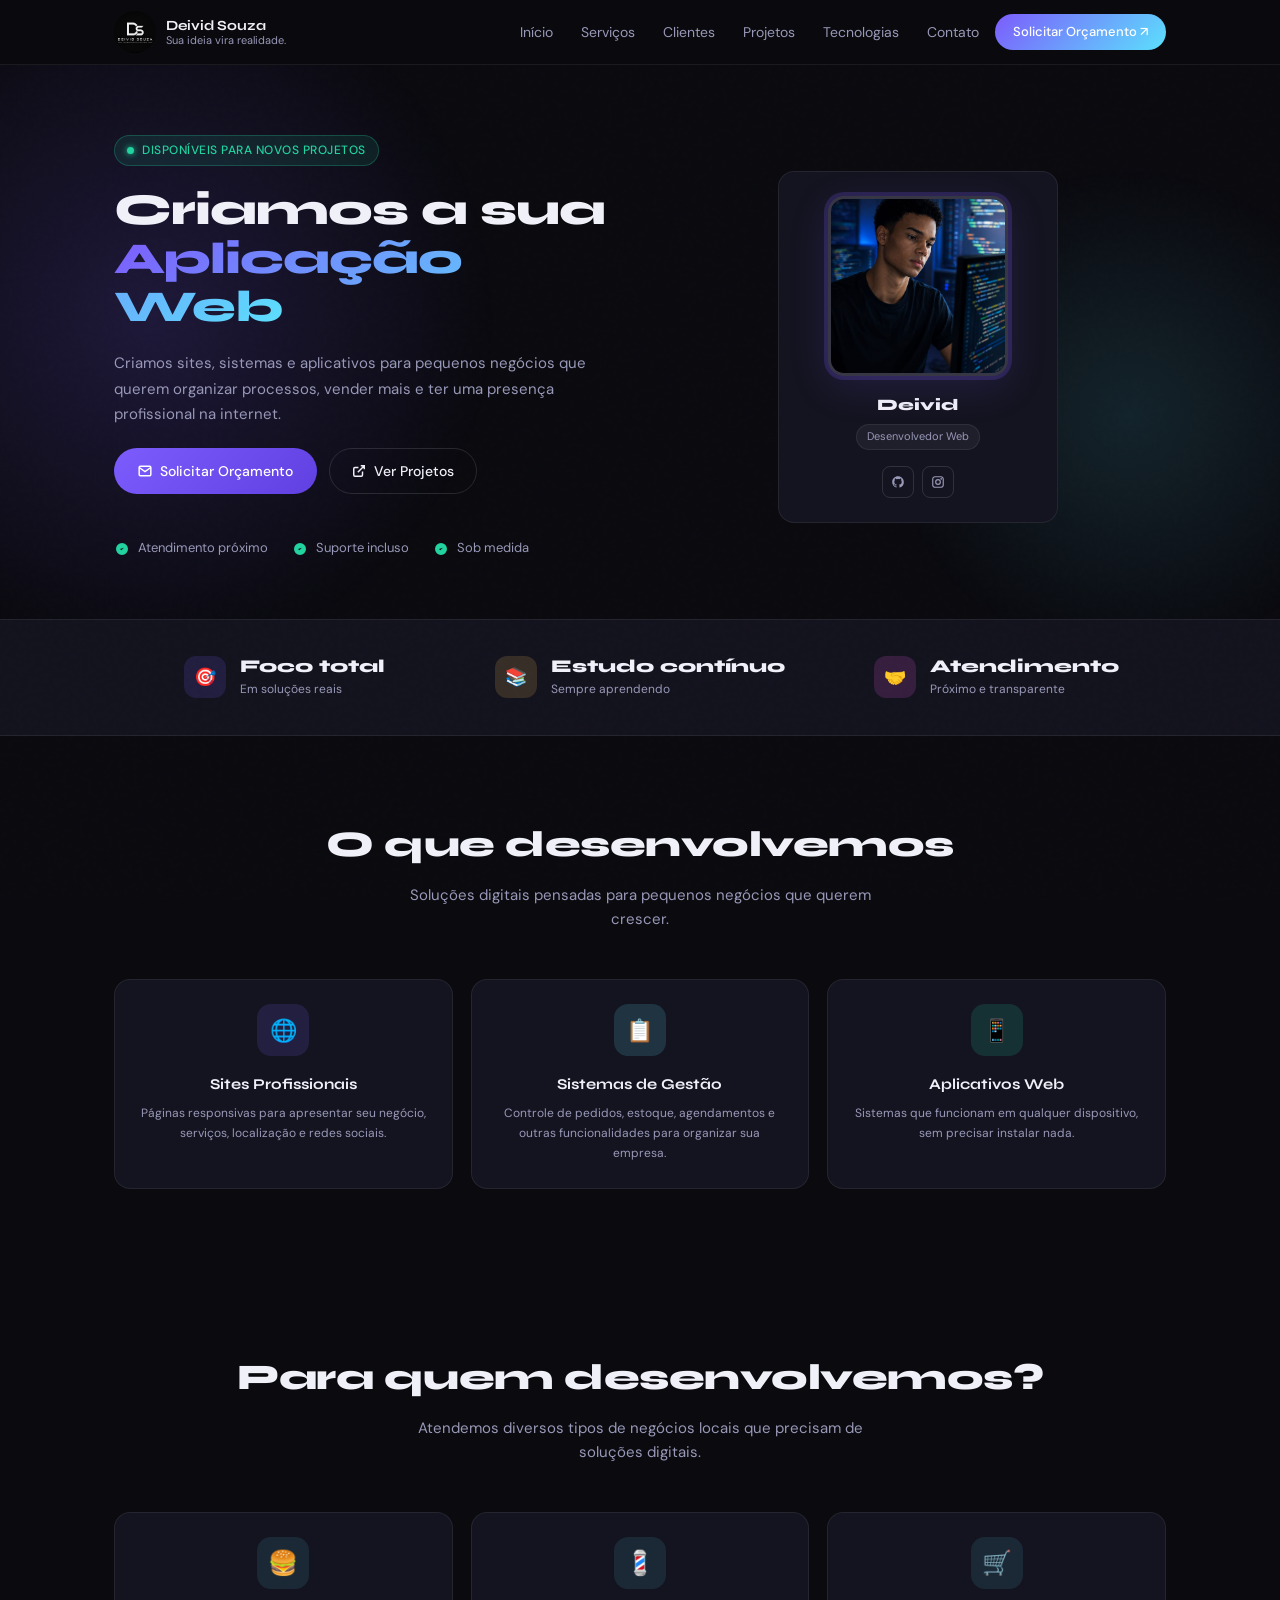
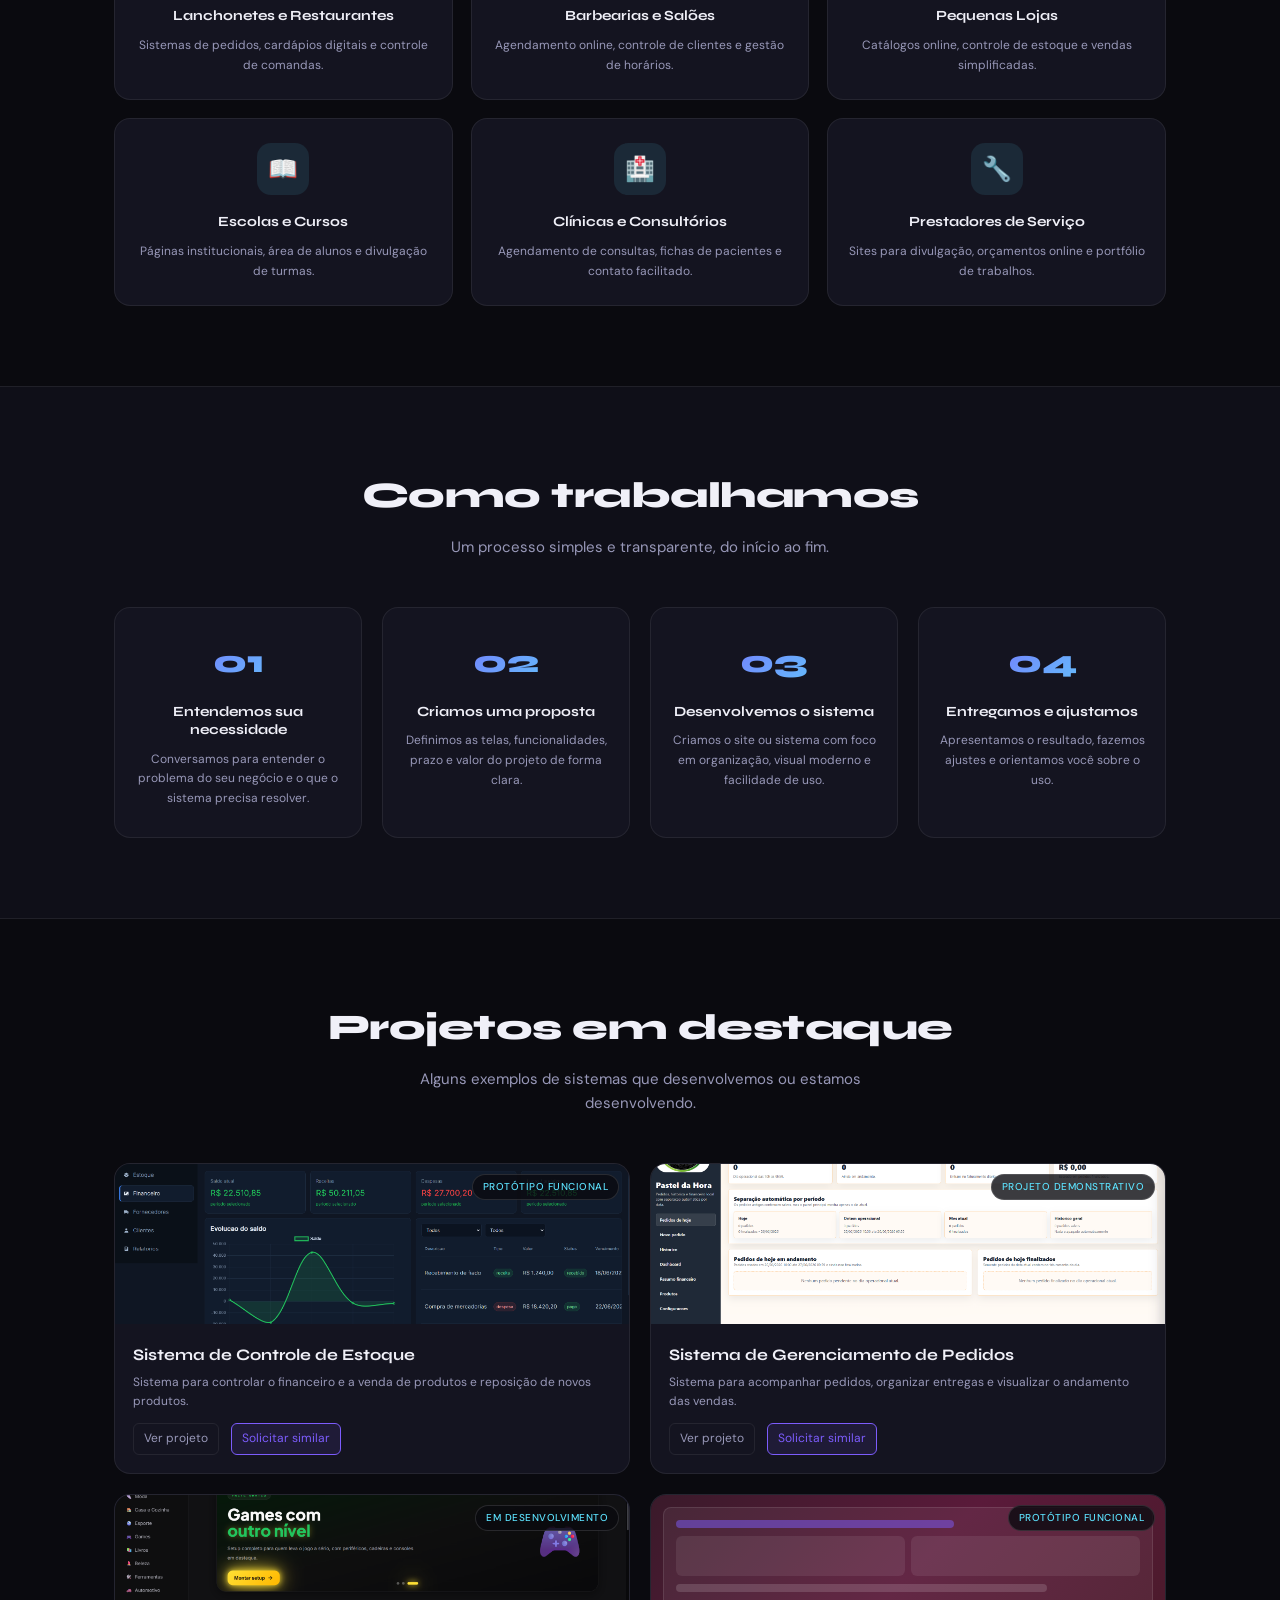
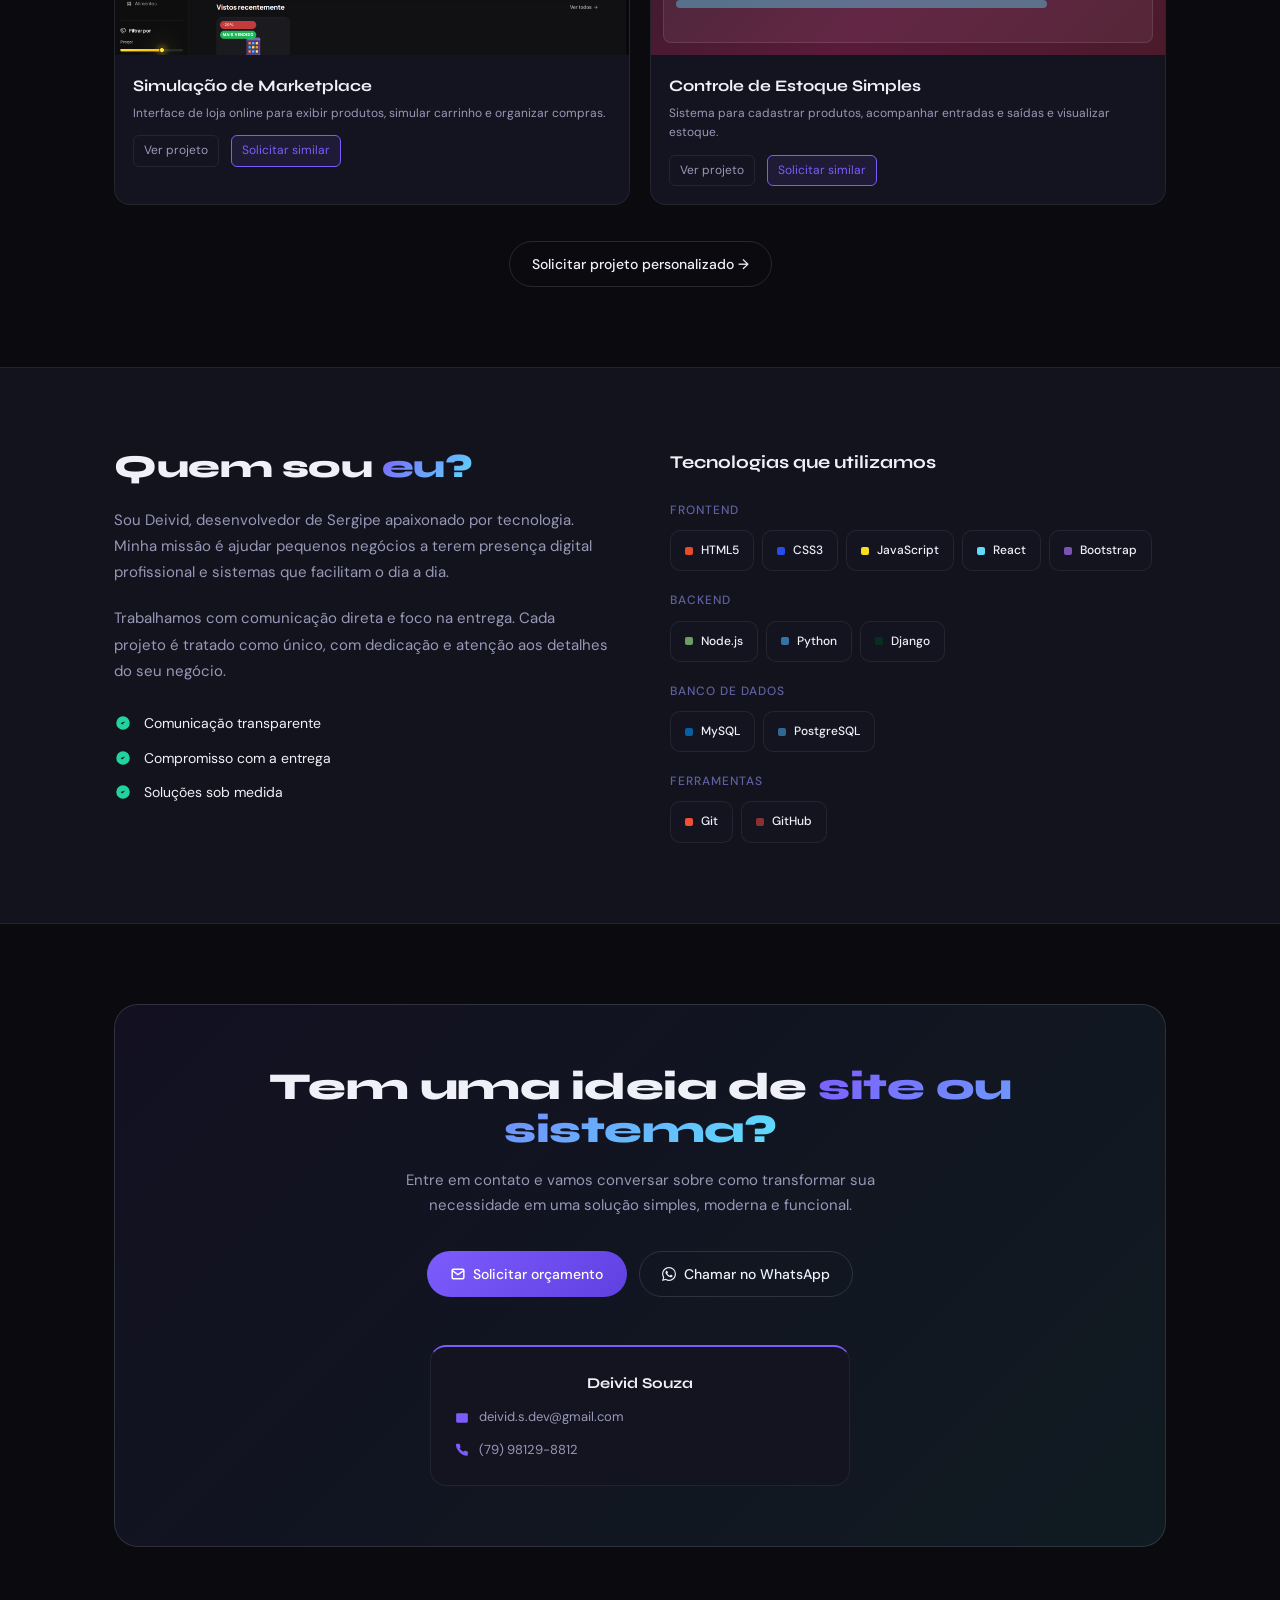
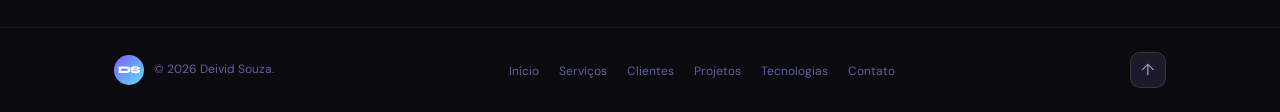
<file: index.html>
<!DOCTYPE html>
<html lang="pt-BR">
<head>
<meta charset="UTF-8">
<meta name="viewport" content="width=device-width, initial-scale=1.0">
<title>Deivid Souza — Desenvolvimento de Sites & Sistemas</title>
<meta name="description" content="Criamos sites, sistemas e aplicativos para pequenos negócios. Soluções digitais sob medida para lanchonetes, lojas, barbearias, salões e prestadores de serviço.">
<link href="https://fonts.googleapis.com/css2?family=Syne:wght@400;600;700;800&family=DM+Sans:ital,opsz,wght@0,9..40,300;0,9..40,400;0,9..40,500;1,9..40,300&display=swap" rel="stylesheet">
<link rel="stylesheet" href="style.css">
</head>
<body>

<!-- ─── NAV ─── -->
<nav>
  <div class="container">
    <div class="nav-inner">
      <a href="#" class="logo">
        <div class="logo-badge">
          <img src="imgs/imagem-logo.png" alt="Logo Deivid Souza">
        </div>
        <div class="logo-text">
          <strong>Deivid Souza</strong>
          <span>Sua ideia vira realidade.</span>
        </div>
      </a>

      <ul class="nav-links">
        <li><a href="#hero" class="active">Início</a></li>
        <li><a href="#services">Serviços</a></li>
        <li><a href="#clients">Clientes</a></li>
        <li><a href="#projects">Projetos</a></li>
        <li><a href="#tech">Tecnologias</a></li>
        <li><a href="#cta">Contato</a></li>
        <li><a href="#cta" class="nav-cta">Solicitar Orçamento ↗</a></li>
      </ul>

      <button class="hamburger" id="hamburger" aria-label="Menu">
        <span></span><span></span><span></span>
      </button>
    </div>
  </div>
  <div class="mobile-menu" id="mobile-menu">
    <a href="#hero">Início</a>
    <a href="#services">Serviços</a>
    <a href="#clients">Clientes</a>
    <a href="#projects">Projetos</a>
    <a href="#tech">Tecnologias</a>
    <a href="#cta">Contato</a>
  </div>
</nav>

<!-- ─── HERO ─── -->
<section id="hero">
  <div class="hero-glow"></div>
  <div class="hero-glow2"></div>
  <div class="container">
    <div class="hero-inner">
      <div class="hero-content">
        
        <div class="hero-text slide-in-left">
          <div class="hero-badge">Disponíveis para novos projetos</div>
          <h1 class="hero-title">
            Criamos a sua<br>
            <span class="gradient-text">Aplicação Web</span>
          </h1>
          <p class="hero-sub">Criamos sites, sistemas e aplicativos para pequenos negócios que querem organizar processos, vender mais e ter uma presença profissional na internet.</p>
          
          <div class="hero-actions">
            <a href="#cta" class="btn-primary">
              <svg width="14" height="14" viewBox="0 0 24 24" fill="none" stroke="currentColor" stroke-width="2.5"><path d="M4 4h16c1.1 0 2 .9 2 2v12c0 1.1-.9 2-2 2H4c-1.1 0-2-.9-2-2V6c0-1.1.9-2 2-2z"/><polyline points="22,6 12,13 2,6"/></svg>
              Solicitar Orçamento
            </a>
            <a href="#projects" class="btn-secondary">
              <svg width="14" height="14" viewBox="0 0 24 24" fill="none" stroke="currentColor" stroke-width="2.5"><path d="M15 3h6v6M10 14 21 3M18 13v6a2 2 0 0 1-2 2H5a2 2 0 0 1-2-2V8a2 2 0 0 1 2-2h6"/></svg>
              Ver Projetos
            </a>
          </div>
          
          <div class="trust-badges">
            <div class="trust-badge">
              <svg viewBox="0 0 24 24"><path d="M9 12l2 2 4-4m6 2a9 9 0 11-18 0 9 9 0 0118 0z"/></svg>
              Atendimento próximo
            </div>
            <div class="trust-badge">
              <svg viewBox="0 0 24 24"><path d="M9 12l2 2 4-4m6 2a9 9 0 11-18 0 9 9 0 0118 0z"/></svg>
              Suporte incluso
            </div>
            <div class="trust-badge">
              <svg viewBox="0 0 24 24"><path d="M9 12l2 2 4-4m6 2a9 9 0 11-18 0 9 9 0 0118 0z"/></svg>
              Sob medida
            </div>
          </div>
        </div>
        
        <!-- FOTOS EM DESTAQUE -->
        <div class="founders-showcase slide-in-right">
          <!-- DEIVID -->
          <div class="founder-card deivid scale-in">
            <div class="founder-photo">
              <!-- Substitua o src pela foto de Deivid -->
              <img src="imgs/foto-deivid.jpeg" alt="Deivid Souza" onerror="this.style.display='none'; this.nextElementSibling.style.display='flex';">
              <div class="founder-photo-placeholder" style="display:none;">
                <svg viewBox="0 0 24 24" fill="currentColor"><path d="M12 12c2.21 0 4-1.79 4-4s-1.79-4-4-4-4 1.79-4 4 1.79 4 4 4zm0 2c-2.67 0-8 1.34-8 4v2h16v-2c0-2.66-5.33-4-8-4z"/></svg>
                <span>Foto</span>
              </div>
            </div>
            <div class="founder-info">
              <div class="founder-name">Deivid</div>
              <div class="founder-role">Desenvolvedor Web</div>
            </div>
            <div class="founder-social">
              <!-- Substituir pelo link real do GitHub -->
              <a href="https://github.com/deividsouuza" target="_blank" class="social-icon" aria-label="GitHub">
                <svg viewBox="0 0 24 24"><path d="M12 2C6.477 2 2 6.484 2 12.017c0 4.425 2.865 8.18 6.839 9.504.5.092.682-.217.682-.483 0-.237-.008-.868-.013-1.703-2.782.605-3.369-1.343-3.369-1.343-.454-1.158-1.11-1.466-1.11-1.466-.908-.62.069-.608.069-.608 1.003.07 1.531 1.032 1.531 1.032.892 1.53 2.341 1.088 2.91.832.092-.647.35-1.088.636-1.338-2.22-.253-4.555-1.113-4.555-4.951 0-1.093.39-1.988 1.029-2.688-.103-.253-.446-1.272.098-2.65 0 0 .84-.27 2.75 1.026A9.564 9.564 0 0 1 12 6.844c.85.004 1.705.115 2.504.337 1.909-1.296 2.747-1.027 2.747-1.027.546 1.379.202 2.398.1 2.651.64.7 1.028 1.595 1.028 2.688 0 3.848-2.339 4.695-4.566 4.943.359.309.678.92.678 1.855 0 1.338-.012 2.419-.012 2.747 0 .268.18.58.688.482A10.019 10.019 0 0 0 22 12.017C22 6.484 17.522 2 12 2z"/></svg>
              </a>
              <a href="https://www.instagram.com/deivinnh_/" class="social-icon" aria-label="Instagram" target="_blank">
                <svg viewBox="0 0 24 24"><path d="M7 2C4.243 2 2 4.243 2 7v10c0 2.757 2.243 5 5 5h10c2.757 0 5-2.243 5-5V7c0-2.757-2.243-5-5-5H7zm0 2h10c1.654 0 3 1.346 3 3v10c0 1.654-1.346 3-3 3H7c-1.654 0-3-1.346-3-3V7c0-1.654 1.346-3 3-3zm10.5 1a1.5 1.5 0 1 0 0 3 1.5 1.5 0 0 0 0-3zM12 7a5 5 0 1 0 0 10 5 5 0 0 0 0-10zm0 2a3 3 0 1 1 0 6 3 3 0 0 1 0-6z"/></svg>
              </a>
            </div>
          </div>
        </div>
        
      </div>
    </div>
  </div>
</section>

<!-- ─── STATS ─── -->
<div id="stats">
  <div class="container">
    <div class="stats-inner">
      <div class="stat-item fade-in">
        <div class="stat-icon purple">🎯</div>
        <div>
          <div class="stat-num">Foco total</div>
          <div class="stat-label">Em soluções reais</div>
        </div>
      </div>
      <div class="stat-item fade-in">
        <div class="stat-icon yellow">📚</div>
        <div>
          <div class="stat-num">Estudo contínuo</div>
          <div class="stat-label">Sempre aprendendo</div>
        </div>
      </div>
      <div class="stat-item fade-in">
        <div class="stat-icon pink">🤝</div>
        <div>
          <div class="stat-num">Atendimento</div>
          <div class="stat-label">Próximo e transparente</div>
        </div>
      </div>
    </div>
  </div>
</div>

<!-- ─── SERVICES ─── -->
<section id="services">
  <div class="container">
    <div class="section-header fade-in">
      <h2 class="section-title">O que desenvolvemos</h2>
      <p class="section-sub">Soluções digitais pensadas para pequenos negócios que querem crescer.</p>
    </div>

    <div class="services-grid">
      <div class="service-card fade-in">
        <div class="service-icon c1">🌐</div>
        <div class="service-title">Sites Profissionais</div>
        <div class="service-desc">Páginas responsivas para apresentar seu negócio, serviços, localização e redes sociais.</div>
      </div>
      <div class="service-card fade-in">
        <div class="service-icon c2">📋</div>
        <div class="service-title">Sistemas de Gestão</div>
        <div class="service-desc">Controle de pedidos, estoque, agendamentos e outras funcionalidades para organizar sua empresa.</div>
      </div>
      <div class="service-card fade-in">
        <div class="service-icon c4">📱</div>
        <div class="service-title">Aplicativos Web</div>
        <div class="service-desc">Sistemas que funcionam em qualquer dispositivo, sem precisar instalar nada.</div>
      </div>
    </div>
  </div>
</section>

<!-- ─── PARA QUEM DESENVOLVEMOS ─── -->
<section id="clients">
  <div class="container">
    <div class="section-header fade-in">
      <h2 class="section-title">Para quem desenvolvemos?</h2>
      <p class="section-sub">Atendemos diversos tipos de negócios locais que precisam de soluções digitais.</p>
    </div>

    <div class="clients-grid">
      <div class="client-card fade-in">
        <div class="client-icon">🍔</div>
        <div class="client-title">Lanchonetes e Restaurantes</div>
        <div class="client-desc">Sistemas de pedidos, cardápios digitais e controle de comandas.</div>
      </div>
      <div class="client-card fade-in">
        <div class="client-icon">💈</div>
        <div class="client-title">Barbearias e Salões</div>
        <div class="client-desc">Agendamento online, controle de clientes e gestão de horários.</div>
      </div>
      <div class="client-card fade-in">
        <div class="client-icon">🛒</div>
        <div class="client-title">Pequenas Lojas</div>
        <div class="client-desc">Catálogos online, controle de estoque e vendas simplificadas.</div>
      </div>
      <div class="client-card fade-in">
        <div class="client-icon">📖</div>
        <div class="client-title">Escolas e Cursos</div>
        <div class="client-desc">Páginas institucionais, área de alunos e divulgação de turmas.</div>
      </div>
      <div class="client-card fade-in">
        <div class="client-icon">🏥</div>
        <div class="client-title">Clínicas e Consultórios</div>
        <div class="client-desc">Agendamento de consultas, fichas de pacientes e contato facilitado.</div>
      </div>
      <div class="client-card fade-in">
        <div class="client-icon">🔧</div>
        <div class="client-title">Prestadores de Serviço</div>
        <div class="client-desc">Sites para divulgação, orçamentos online e portfólio de trabalhos.</div>
      </div>
    </div>
  </div>
</section>

<!-- ─── COMO TRABALHAMOS ─── -->
<section id="process" class="process-section">
  <div class="container">
    <div class="section-header fade-in">
      <h2 class="section-title">Como trabalhamos</h2>
      <p class="section-sub">Um processo simples e transparente, do início ao fim.</p>
    </div>

    <div class="process-grid">
      <div class="process-card fade-in">
        <div class="process-number">01</div>
        <div class="process-title">Entendemos sua necessidade</div>
        <div class="process-desc">Conversamos para entender o problema do seu negócio e o que o sistema precisa resolver.</div>
      </div>
      <div class="process-card fade-in">
        <div class="process-number">02</div>
        <div class="process-title">Criamos uma proposta</div>
        <div class="process-desc">Definimos as telas, funcionalidades, prazo e valor do projeto de forma clara.</div>
      </div>
      <div class="process-card fade-in">
        <div class="process-number">03</div>
        <div class="process-title">Desenvolvemos o sistema</div>
        <div class="process-desc">Criamos o site ou sistema com foco em organização, visual moderno e facilidade de uso.</div>
      </div>
      <div class="process-card fade-in">
        <div class="process-number">04</div>
        <div class="process-title">Entregamos e ajustamos</div>
        <div class="process-desc">Apresentamos o resultado, fazemos ajustes e orientamos você sobre o uso.</div>
      </div>
    </div>
  </div>
</section>

<!-- ─── PROJECTS ─── -->
<section id="projects">
  <div class="container">
    <div class="section-header fade-in">
      <h2 class="section-title">Projetos em destaque</h2>
      <p class="section-sub">Alguns exemplos de sistemas que desenvolvemos ou estamos desenvolvendo.</p>
    </div>

    <div class="projects-grid">
      <div class="project-card fade-in">
        <div class="project-thumb project-thumb-1 estoque-gallery-open" role="button" tabindex="0" aria-label="Abrir imagens do Sistema de Controle de Estoque">
          <img src="estoque-imagens/Captura%20de%20tela%202026-06-27%20035156.png" alt="Tela do Sistema de Controle de Estoque">
          <div class="project-badge">Protótipo funcional</div>
        </div>
        <div class="project-body">
          <div class="project-name">Sistema de Controle de Estoque</div>
          <div class="project-desc">Sistema para controlar o financeiro e a venda de produtos e reposição de novos produtos.</div>
          <div class="project-actions">
            <button class="project-link estoque-gallery-open" type="button">Ver projeto</button>
            <a href="#cta" class="project-link highlight">Solicitar similar</a>
          </div>
        </div>
      </div>

      <div class="project-card fade-in">
        <div class="project-thumb project-thumb-2 pedidos-gallery-open" role="button" tabindex="0" aria-label="Abrir imagens do Sistema de Gerenciamento de Pedidos">
          <img src="gerenciamentoPedidos-imagens/Captura%20de%20tela%202026-06-27%20015647.png" alt="Tela do Sistema de Gerenciamento de Pedidos">
          <div class="project-badge">Projeto demonstrativo</div>
        </div>
        <div class="project-body">
          <div class="project-name">Sistema de Gerenciamento de Pedidos</div>
          <div class="project-desc">Sistema para acompanhar pedidos, organizar entregas e visualizar o andamento das vendas.</div>
          <div class="project-actions">
            <button class="project-link pedidos-gallery-open" type="button">Ver projeto</button>
            <a href="#cta" class="project-link highlight">Solicitar similar</a>
          </div>
        </div>
      </div>

      <div class="project-card fade-in">
        <div class="project-thumb project-thumb-3 shop-gallery-open" role="button" tabindex="0" aria-label="Abrir imagens da Simulação de Marketplace">
          <img src="shop-imagens/Captura%20de%20tela%202026-06-28%20020103.png" alt="Tela da Simulação de Marketplace">
          <div class="project-badge">Em desenvolvimento</div>
        </div>
        <div class="project-body">
          <div class="project-name">Simulação de Marketplace</div>
          <div class="project-desc">Interface de loja online para exibir produtos, simular carrinho e organizar compras.</div>
          <div class="project-actions">
            <button class="project-link shop-gallery-open" type="button">Ver projeto</button>
            <a href="#cta" class="project-link highlight">Solicitar similar</a>
          </div>
        </div>
      </div>

      <div class="project-card fade-in">
        <div class="project-thumb project-thumb-4">
          <div class="project-thumb-ui">
            <div class="ui-bar short accent"></div>
            <div class="ui-row">
              <div class="ui-block"></div>
              <div class="ui-block"></div>
            </div>
            <div class="ui-bar medium"></div>
            <div class="ui-bar medium accent2"></div>
          </div>
          <div class="project-badge">Protótipo funcional</div>
        </div>
        <div class="project-body">
          <div class="project-name">Controle de Estoque Simples</div>
          <div class="project-desc">Sistema para cadastrar produtos, acompanhar entradas e saídas e visualizar estoque.</div>
          <div class="project-actions">
            <a href="#" class="project-link">Ver projeto</a>
            <a href="#cta" class="project-link highlight">Solicitar similar</a>
          </div>
        </div>
      </div>
    </div>

    <div class="center">
      <a href="#cta" class="btn-secondary">Solicitar projeto personalizado →</a>
    </div>
  </div>
</section>
<!-- ─── TECH STACK ─── -->
<div class="tech-section" id="tech">
  <div class="container">
    <div class="tech-content">
      <!-- Quem Somos Nós -->
      <div class="about-us fade-in">
        <h2 class="about-us-title">Quem sou <span class="gradient-text">eu?</span></h2>
        <p class="about-us-text">Sou Deivid, desenvolvedor de Sergipe apaixonado por tecnologia. Minha missão é ajudar pequenos negócios a terem presença digital profissional e sistemas que facilitam o dia a dia.</p>
        <p class="about-us-text">Trabalhamos com comunicação direta e foco na entrega. Cada projeto é tratado como único, com dedicação e atenção aos detalhes do seu negócio.</p>
        <div class="about-us-highlights">
          <div class="about-highlight">
            <svg viewBox="0 0 24 24"><path d="M9 12l2 2 4-4m6 2a9 9 0 11-18 0 9 9 0 0118 0z"/></svg>
            Comunicação transparente
          </div>
          <div class="about-highlight">
            <svg viewBox="0 0 24 24"><path d="M9 12l2 2 4-4m6 2a9 9 0 11-18 0 9 9 0 0118 0z"/></svg>
            Compromisso com a entrega
          </div>
          <div class="about-highlight">
            <svg viewBox="0 0 24 24"><path d="M9 12l2 2 4-4m6 2a9 9 0 11-18 0 9 9 0 0118 0z"/></svg>
            Soluções sob medida
          </div>
        </div>
      </div>

      <!-- Tecnologias -->
      <div class="tech-side fade-in">
        <h3 class="tech-side-title">Tecnologias que utilizamos</h3>
        <div class="tech-categories">
          <div class="tech-category">
            <div class="tech-category-label">Frontend</div>
            <div class="tech-category-items">
              <div class="tech-pill"><div class="tech-dot" style="background:#e44d26;"></div>HTML5</div>
              <div class="tech-pill"><div class="tech-dot" style="background:#264de4;"></div>CSS3</div>
              <div class="tech-pill"><div class="tech-dot" style="background:#f7df1e;"></div>JavaScript</div>
              <div class="tech-pill"><div class="tech-dot" style="background:#61dafb;"></div>React</div>
              <div class="tech-pill"><div class="tech-dot" style="background:#7952b3;"></div>Bootstrap</div>
            </div>
          </div>
          <div class="tech-category">
            <div class="tech-category-label">Backend</div>
            <div class="tech-category-items">
              <div class="tech-pill"><div class="tech-dot" style="background:#68a063;"></div>Node.js</div>
              <div class="tech-pill"><div class="tech-dot" style="background:#3572a5;"></div>Python</div>
              <div class="tech-pill"><div class="tech-dot" style="background:#092e20;"></div>Django</div>
            </div>
          </div>
          <div class="tech-category">
            <div class="tech-category-label">Banco de Dados</div>
            <div class="tech-category-items">
              <div class="tech-pill"><div class="tech-dot" style="background:#085ea4;"></div>MySQL</div>
              <div class="tech-pill"><div class="tech-dot" style="background:#336791;"></div>PostgreSQL</div>
            </div>
          </div>
          <div class="tech-category">
            <div class="tech-category-label">Ferramentas</div>
            <div class="tech-category-items">
              <div class="tech-pill"><div class="tech-dot" style="background:#f05032;"></div>Git</div>
              <div class="tech-pill"><div class="tech-dot" style="background:#8c3131;"></div>GitHub</div>
            </div>
          </div>
        </div>
      </div>
    </div>
  </div>
</div>

<!-- ─── CTA ─── -->
<section id="cta">
  <div class="container">
    <div class="cta-card fade-in">
      <h2 class="cta-heading">Tem uma ideia de <span class="grad">site ou sistema?</span></h2>
      <p class="cta-text">Entre em contato e vamos conversar sobre como transformar sua necessidade em uma solução simples, moderna e funcional.</p>
      
      <div class="cta-actions">
        <a href="mailto:deivid.s.dev@gmail.com" class="btn-primary">
          <svg width="14" height="14" viewBox="0 0 24 24" fill="none" stroke="currentColor" stroke-width="2.5"><path d="M4 4h16c1.1 0 2 .9 2 2v12c0 1.1-.9 2-2 2H4c-1.1 0-2-.9-2-2V6c0-1.1.9-2 2-2z"/><polyline points="22,6 12,13 2,6"/></svg>
          Solicitar orçamento
        </a>
        <a href="https://wa.me/5579981298812" class="btn-secondary" target="_blank">
          <svg width="14" height="14" viewBox="0 0 24 24" fill="currentColor"><path d="M17.472 14.382c-.297-.149-1.758-.867-2.03-.967-.273-.099-.471-.148-.67.15-.197.297-.767.966-.94 1.164-.173.199-.347.223-.644.075-.297-.15-1.255-.463-2.39-1.475-.883-.788-1.48-1.761-1.653-2.059-.173-.297-.018-.458.13-.606.134-.133.298-.347.446-.52.149-.174.198-.298.298-.497.099-.198.05-.371-.025-.52-.075-.149-.669-1.612-.916-2.207-.242-.579-.487-.5-.669-.51-.173-.008-.371-.01-.57-.01-.198 0-.52.074-.792.372-.272.297-1.04 1.016-1.04 2.479 0 1.462 1.065 2.875 1.213 3.074.149.198 2.096 3.2 5.077 4.487.709.306 1.262.489 1.694.625.712.227 1.36.195 1.871.118.571-.085 1.758-.719 2.006-1.413.248-.694.248-1.289.173-1.413-.074-.124-.272-.198-.57-.347m-5.421 7.403h-.004a9.87 9.87 0 01-5.031-1.378l-.361-.214-3.741.982.998-3.648-.235-.374a9.86 9.86 0 01-1.51-5.26c.001-5.45 4.436-9.884 9.888-9.884 2.64 0 5.122 1.03 6.988 2.898a9.825 9.825 0 012.893 6.994c-.003 5.45-4.437 9.884-9.885 9.884m8.413-18.297A11.815 11.815 0 0012.05 0C5.495 0 .16 5.335.157 11.892c0 2.096.547 4.142 1.588 5.945L.057 24l6.305-1.654a11.882 11.882 0 005.683 1.448h.005c6.554 0 11.89-5.335 11.893-11.893a11.821 11.821 0 00-3.48-8.413z"/></svg>
          Chamar no WhatsApp
        </a>
      </div>

      <!-- TEAM CONTACT CARDS -->
      <div class="team-contact">
        <div class="team-contact-card deivid">
          <div class="tcc-name">Deivid Souza</div>
          <div class="cta-contact-item">
            <svg viewBox="0 0 24 24"><path d="M4 4h16c1.1 0 2 .9 2 2v12c0 1.1-.9 2-2 2H4c-1.1 0-2-.9-2-2V6c0-1.1.9-2 2-2z"/><polyline points="22,6 12,13 2,6"/></svg>
            deivid.s.dev@gmail.com
          </div>
          <div class="cta-contact-item">
            <svg viewBox="0 0 24 24"><path d="M22 16.92v3a2 2 0 0 1-2.18 2 19.79 19.79 0 0 1-8.63-3.07A19.5 19.5 0 0 1 4.69 12 19.79 19.79 0 0 1 1.61 3.39 2 2 0 0 1 3.6 1.21h3a2 2 0 0 1 2 1.72c.13.97.36 1.93.7 2.87a2 2 0 0 1-.45 2.11L7.91 9a16 16 0 0 0 6.06 6.06l1.27-1.27a2 2 0 0 1 2.11-.45c.94.34 1.9.57 2.87.7A2 2 0 0 1 22 16.92z"/></svg>
            (79) 98129-8812
          </div>
        </div>
      </div>
    </div>
  </div>
</section>

<!-- ─── FOOTER ─── -->
<div class="project-modal" id="estoque-modal" aria-hidden="true">
  <div class="project-modal-backdrop" data-close-gallery></div>
  <div class="project-modal-panel" role="dialog" aria-modal="true" aria-labelledby="estoque-modal-title">
    <div class="project-modal-head">
      <div>
        <div class="project-modal-kicker">Projeto em destaque</div>
        <h3 id="estoque-modal-title">Sistema de Controle de Estoque</h3>
      </div>
      <button class="project-modal-close" type="button" aria-label="Fechar galeria" data-close-gallery>&times;</button>
    </div>

    <div class="project-gallery">
      <button class="gallery-arrow gallery-arrow-prev" type="button" aria-label="Imagem anterior">
        &#8249;
      </button>

      <div class="gallery-track" id="estoque-gallery-track" tabindex="0" aria-live="polite">
        <img src="estoque-imagens/Captura%20de%20tela%202026-06-27%20035156.png" alt="Tela 1 do Controle de Estoque">
        <img src="estoque-imagens/Captura%20de%20tela%202026-06-27%20035336.png" alt="Tela 2 do Controle de Estoque">
        <img src="estoque-imagens/Captura%20de%20tela%202026-06-27%20035403.png" alt="Tela 3 do Controle de Estoque">
        <img src="estoque-imagens/Captura%20de%20tela%202026-06-27%20035557.png" alt="Tela 4 do Controle de Estoque">
      </div>

      <button class="gallery-arrow gallery-arrow-next" type="button" aria-label="Pr&oacute;xima imagem">
        &#8250;
      </button>
    </div>

    <div class="gallery-footer">
      <span id="estoque-gallery-counter">1/4</span>
      <span>Use as setas ou arraste para ver as telas.</span>
    </div>
  </div>
</div>

<div class="project-modal" id="pedidos-modal" aria-hidden="true">
  <div class="project-modal-backdrop" data-close-gallery></div>
  <div class="project-modal-panel" role="dialog" aria-modal="true" aria-labelledby="pedidos-modal-title">
    <div class="project-modal-head">
      <div>
        <div class="project-modal-kicker">Projeto em destaque</div>
        <h3 id="pedidos-modal-title">Sistema de Gerenciamento de Pedidos</h3>
      </div>
      <button class="project-modal-close" type="button" aria-label="Fechar galeria" data-close-gallery>&times;</button>
    </div>

    <div class="project-gallery">
      <button class="gallery-arrow gallery-arrow-prev" type="button" aria-label="Imagem anterior">
        &#8249;
      </button>

      <div class="gallery-track" id="pedidos-gallery-track" tabindex="0" aria-live="polite">
        <img src="gerenciamentoPedidos-imagens/Captura%20de%20tela%202026-06-27%20015647.png" alt="Tela 1 do Sistema de Gerenciamento de Pedidos">
        <img src="gerenciamentoPedidos-imagens/Captura%20de%20tela%202026-06-27%20015713.png" alt="Tela 2 do Sistema de Gerenciamento de Pedidos">
        <img src="gerenciamentoPedidos-imagens/Captura%20de%20tela%202026-06-27%20015738.png" alt="Tela 3 do Sistema de Gerenciamento de Pedidos">
        <img src="gerenciamentoPedidos-imagens/Captura%20de%20tela%202026-06-27%20015748.png" alt="Tela 4 do Sistema de Gerenciamento de Pedidos">
      </div>

      <button class="gallery-arrow gallery-arrow-next" type="button" aria-label="Pr&oacute;xima imagem">
        &#8250;
      </button>
    </div>

    <div class="gallery-footer">
      <span id="pedidos-gallery-counter">1/4</span>
      <span>Use as setas ou arraste para ver as telas.</span>
    </div>
  </div>
</div>

<div class="project-modal" id="shop-modal" aria-hidden="true">
  <div class="project-modal-backdrop" data-close-gallery></div>
  <div class="project-modal-panel" role="dialog" aria-modal="true" aria-labelledby="shop-modal-title">
    <div class="project-modal-head">
      <div>
        <div class="project-modal-kicker">Projeto em destaque</div>
        <h3 id="shop-modal-title">Simulação de Marketplace</h3>
      </div>
      <button class="project-modal-close" type="button" aria-label="Fechar galeria" data-close-gallery>&times;</button>
    </div>

    <div class="project-gallery">
      <button class="gallery-arrow gallery-arrow-prev" type="button" aria-label="Imagem anterior">
        &#8249;
      </button>

      <div class="gallery-track" id="shop-gallery-track" tabindex="0" aria-live="polite">
        <img src="shop-imagens/Captura%20de%20tela%202026-06-28%20020103.png" alt="Tela 1 da Simulação de Marketplace">
        <img src="shop-imagens/Captura%20de%20tela%202026-06-28%20020126.png" alt="Tela 2 da Simulação de Marketplace">
        <img src="shop-imagens/Captura%20de%20tela%202026-06-28%20020140.png" alt="Tela 3 da Simulação de Marketplace">
        <img src="shop-imagens/Captura%20de%20tela%202026-06-28%20020147.png" alt="Tela 4 da Simulação de Marketplace">
      </div>

      <button class="gallery-arrow gallery-arrow-next" type="button" aria-label="Pr&oacute;xima imagem">
        &#8250;
      </button>
    </div>

    <div class="gallery-footer">
      <span id="shop-gallery-counter">1/4</span>
      <span>Use as setas ou arraste para ver as telas.</span>
    </div>
  </div>
</div>

<footer>
  <div class="container">
    <div class="footer-inner">
      <a href="#" class="logo">
        <div class="logo-badge" style="width:30px;height:30px;font-size:10px;">DS</div>
        <span style="font-size:12px;color:var(--text3);">© 2026 Deivid Souza.</span>
      </a>
      <ul class="footer-links">
        <li><a href="#hero">Início</a></li>
        <li><a href="#services">Serviços</a></li>
        <li><a href="#clients">Clientes</a></li>
        <li><a href="#projects">Projetos</a></li>
        <li><a href="#tech">Tecnologias</a></li>
        <li><a href="#cta">Contato</a></li>
      </ul>
      <a href="#hero" class="back-top" aria-label="Voltar ao topo">↑</a>
    </div>
  </div>
</footer>

<script>
  // ─── HAMBURGER ───
  const hamburger = document.getElementById('hamburger');
  const mobileMenu = document.getElementById('mobile-menu');
  hamburger.addEventListener('click', () => {
    mobileMenu.classList.toggle('open');
  });

  mobileMenu.querySelectorAll('a').forEach(a => {
    a.addEventListener('click', () => mobileMenu.classList.remove('open'));
  });

  // ─── ANIMATION OBSERVER ───
  const observer = new IntersectionObserver((entries) => {
    entries.forEach((entry, i) => {
      if (entry.isIntersecting) {
        setTimeout(() => entry.target.classList.add('visible'), i * 60);
        observer.unobserve(entry.target);
      }
    });
  }, { threshold: 0.1 });

  document.querySelectorAll('.fade-in, .slide-in-left, .slide-in-right, .scale-in').forEach(el => observer.observe(el));

  // ─── ACTIVE NAV ───
  const sections = document.querySelectorAll('section[id], div[id]');
  const navLinks = document.querySelectorAll('.nav-links a:not(.nav-cta)');

  window.addEventListener('scroll', () => {
    let current = '';
    
    // Check if we're at the bottom of the page
    const isAtBottom = (window.innerHeight + window.scrollY) >= document.body.offsetHeight - 50;
    
    if (isAtBottom) {
      current = 'cta';
    } else {
      sections.forEach(s => {
        if (window.scrollY >= s.offsetTop - 100) current = s.id;
      });
    }
    
    navLinks.forEach(a => {
      a.classList.remove('active');
      if (a.getAttribute('href') === '#' + current) a.classList.add('active');
    });
  });

  // ─── SMOOTH SCROLL ───
  document.querySelectorAll('a[href^="#"]').forEach(anchor => {
    anchor.addEventListener('click', function (e) {
      e.preventDefault();
      const target = document.querySelector(this.getAttribute('href'));
      if (target) {
        target.scrollIntoView({ behavior: 'smooth', block: 'start' });
      }
    });
  });

  function initProjectGallery(config) {
    const modal = document.getElementById(config.modalId);
    const track = document.getElementById(config.trackId);
    const counter = document.getElementById(config.counterId);
    if (!modal || !track || !counter) return;

    const slides = Array.from(track.querySelectorAll('img'));
    const openers = document.querySelectorAll(config.openerSelector);
    const closeButtons = modal.querySelectorAll('[data-close-gallery]');
    const prev = modal.querySelector('.gallery-arrow-prev');
    const next = modal.querySelector('.gallery-arrow-next');
    let currentIndex = 0;

    function updateGallery(index) {
      if (!slides.length) return;
      currentIndex = Math.max(0, Math.min(index, slides.length - 1));
      track.scrollTo({
        left: slides[currentIndex].offsetLeft,
        behavior: 'smooth'
      });
      counter.textContent = `${currentIndex + 1}/${slides.length}`;
    }

    function openGallery() {
      modal.classList.add('open');
      modal.setAttribute('aria-hidden', 'false');
      document.body.classList.add('modal-open');
      updateGallery(0);
    }

    function closeGallery() {
      modal.classList.remove('open');
      modal.setAttribute('aria-hidden', 'true');
      document.body.classList.remove('modal-open');
    }

    openers.forEach(opener => {
      opener.addEventListener('click', openGallery);
      opener.addEventListener('keydown', event => {
        if (event.key === 'Enter' || event.key === ' ') {
          event.preventDefault();
          openGallery();
        }
      });
    });

    closeButtons.forEach(button => button.addEventListener('click', closeGallery));
    prev.addEventListener('click', () => updateGallery(currentIndex - 1));
    next.addEventListener('click', () => updateGallery(currentIndex + 1));

    track.addEventListener('scroll', () => {
      const nextIndex = Math.round(track.scrollLeft / track.clientWidth);
      currentIndex = Math.max(0, Math.min(nextIndex, slides.length - 1));
      counter.textContent = `${currentIndex + 1}/${slides.length}`;
    });

    document.addEventListener('keydown', event => {
      if (!modal.classList.contains('open')) return;
      if (event.key === 'Escape') closeGallery();
      if (event.key === 'ArrowLeft') updateGallery(currentIndex - 1);
      if (event.key === 'ArrowRight') updateGallery(currentIndex + 1);
    });
  }

  initProjectGallery({
    modalId: 'estoque-modal',
    trackId: 'estoque-gallery-track',
    counterId: 'estoque-gallery-counter',
    openerSelector: '.estoque-gallery-open'
  });

  initProjectGallery({
    modalId: 'pedidos-modal',
    trackId: 'pedidos-gallery-track',
    counterId: 'pedidos-gallery-counter',
    openerSelector: '.pedidos-gallery-open'
  });

  initProjectGallery({
    modalId: 'shop-modal',
    trackId: 'shop-gallery-track',
    counterId: 'shop-gallery-counter',
    openerSelector: '.shop-gallery-open'
  });
</script>

</body>
</html>
</file>
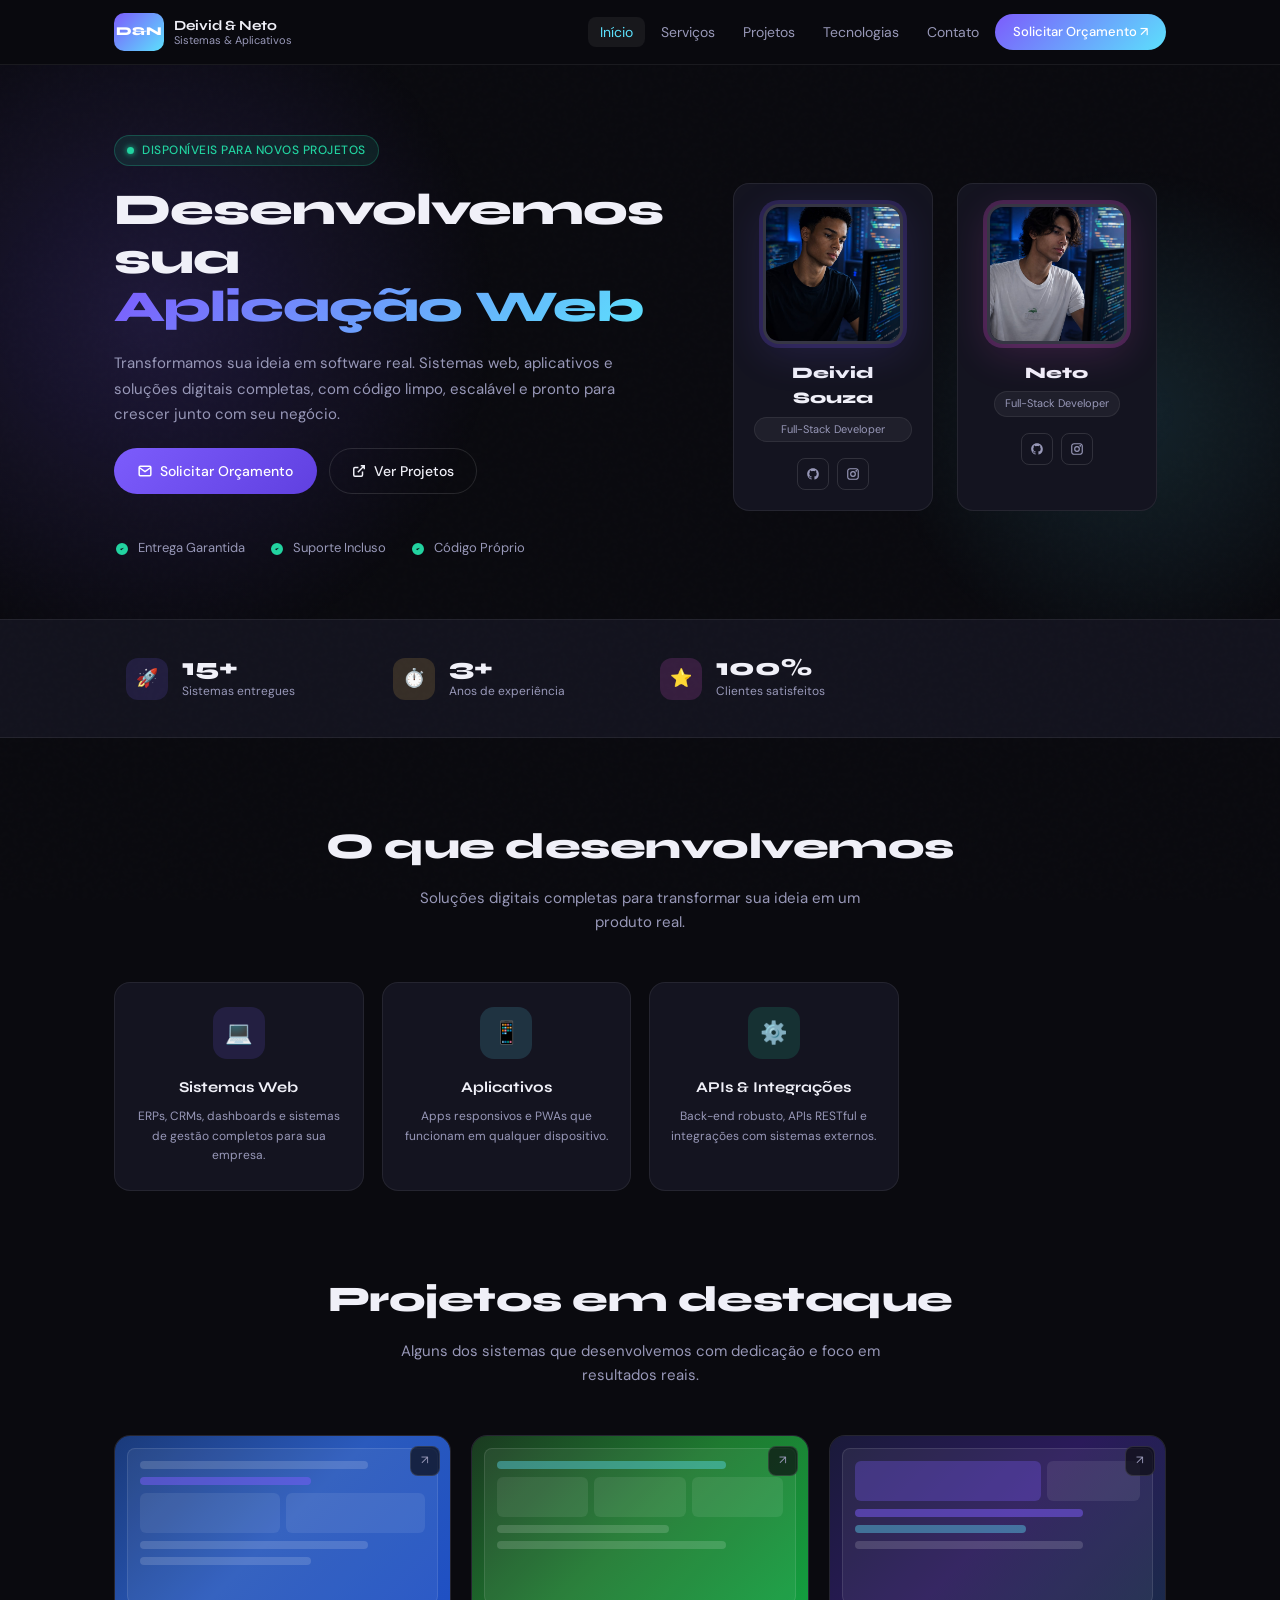
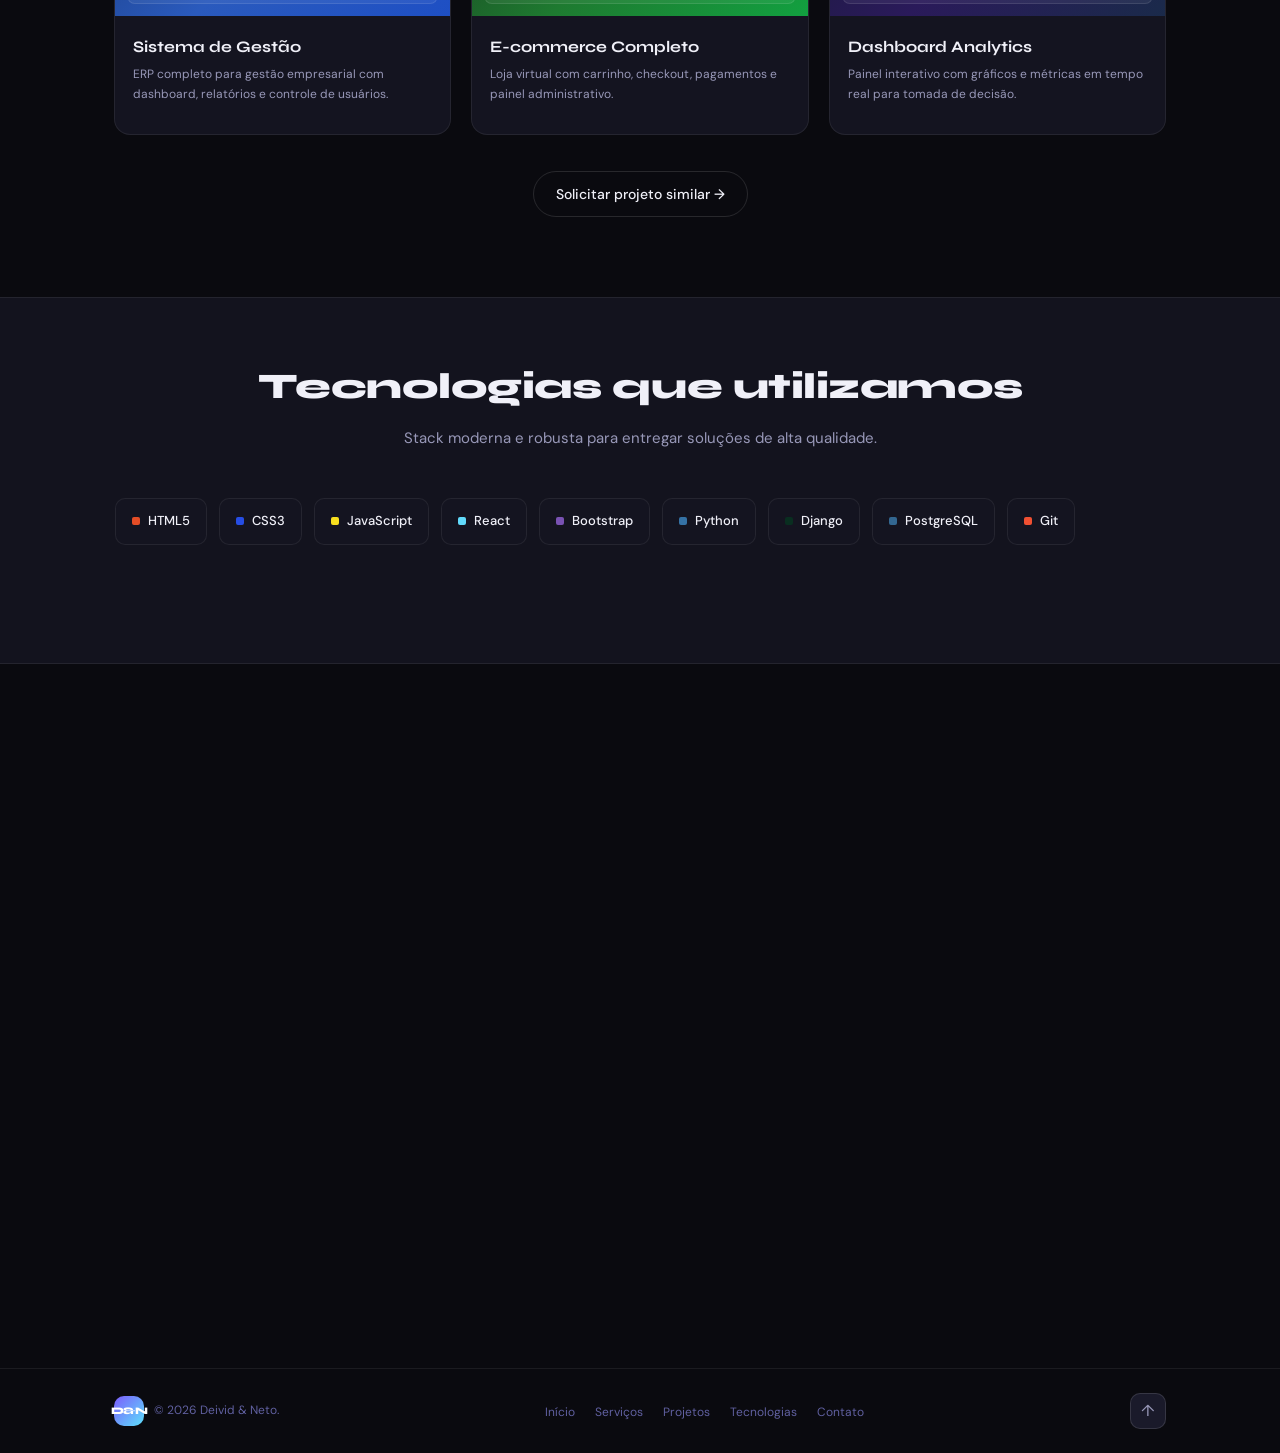
<file: Portfolio/index.html>
<!DOCTYPE html>
<html lang="pt-BR">
<head>
<meta charset="UTF-8">
<meta name="viewport" content="width=device-width, initial-scale=1.0">
<title>Deivid & Neto — Desenvolvimento de Sistemas & Apps</title>
<link href="https://fonts.googleapis.com/css2?family=Syne:wght@400;600;700;800&family=DM+Sans:ital,opsz,wght@0,9..40,300;0,9..40,400;0,9..40,500;1,9..40,300&display=swap" rel="stylesheet">
<link rel="stylesheet" href="style.css">
</head>
<body>

<!-- ─── NAV ─── -->
<nav>
  <div class="container">
    <div class="nav-inner">
      <a href="#" class="logo">
        <div class="logo-badge">D&N</div>
        <div class="logo-text">
          <strong>Deivid & Neto</strong>
          <span>Sistemas & Aplicativos</span>
        </div>
      </a>

      <ul class="nav-links">
        <li><a href="#hero" class="active">Início</a></li>
        <li><a href="#services">Serviços</a></li>
        <li><a href="#projects">Projetos</a></li>
        <li><a href="#tech">Tecnologias</a></li>
        <li><a href="#cta">Contato</a></li>
        <li><a href="#cta" class="nav-cta">Solicitar Orçamento ↗</a></li>
      </ul>

      <button class="hamburger" id="hamburger" aria-label="Menu">
        <span></span><span></span><span></span>
      </button>
    </div>
  </div>
  <div class="mobile-menu" id="mobile-menu">
    <a href="#hero">Início</a>
    <a href="#services">Serviços</a>
    <a href="#projects">Projetos</a>
    <a href="#tech">Tecnologias</a>
    <a href="#cta">Contato</a>
  </div>
</nav>

<!-- ─── HERO ─── -->
<section id="hero">
  <div class="hero-glow"></div>
  <div class="hero-glow2"></div>
  <div class="container">
    <div class="hero-inner">
      <div class="hero-content">
        
        <div class="hero-text slide-in-left">
          <div class="hero-badge">Disponíveis para novos projetos</div>
          <h1 class="hero-title">
            Desenvolvemos sua<br>
            <span class="gradient-text">Aplicação Web</span>
          </h1>
          <p class="hero-sub">Transformamos sua ideia em software real. Sistemas web, aplicativos e soluções digitais completas, com código limpo, escalável e pronto para crescer junto com seu negócio.</p>
          
          <div class="hero-actions">
            <a href="#cta" class="btn-primary">
              <svg width="14" height="14" viewBox="0 0 24 24" fill="none" stroke="currentColor" stroke-width="2.5"><path d="M4 4h16c1.1 0 2 .9 2 2v12c0 1.1-.9 2-2 2H4c-1.1 0-2-.9-2-2V6c0-1.1.9-2 2-2z"/><polyline points="22,6 12,13 2,6"/></svg>
              Solicitar Orçamento
            </a>
            <a href="#projects" class="btn-secondary">
              <svg width="14" height="14" viewBox="0 0 24 24" fill="none" stroke="currentColor" stroke-width="2.5"><path d="M15 3h6v6M10 14 21 3M18 13v6a2 2 0 0 1-2 2H5a2 2 0 0 1-2-2V8a2 2 0 0 1 2-2h6"/></svg>
              Ver Projetos
            </a>
          </div>
          
          <div class="trust-badges">
            <div class="trust-badge">
              <svg viewBox="0 0 24 24"><path d="M9 12l2 2 4-4m6 2a9 9 0 11-18 0 9 9 0 0118 0z"/></svg>
              Entrega Garantida
            </div>
            <div class="trust-badge">
              <svg viewBox="0 0 24 24"><path d="M9 12l2 2 4-4m6 2a9 9 0 11-18 0 9 9 0 0118 0z"/></svg>
              Suporte Incluso
            </div>
            <div class="trust-badge">
              <svg viewBox="0 0 24 24"><path d="M9 12l2 2 4-4m6 2a9 9 0 11-18 0 9 9 0 0118 0z"/></svg>
              Código Próprio
            </div>
          </div>
        </div>
        
        <!-- FOTOS EM DESTAQUE -->
        <div class="founders-showcase slide-in-right">
          <!-- DEIVID -->
          <div class="founder-card deivid scale-in">
            <div class="founder-photo">
              <!-- Substitua o src pela foto de Deivid -->
              <img src="imgs/foto-deivid.jpeg" alt="Deivid Souza" onerror="this.style.display='none'; this.nextElementSibling.style.display='flex';">
            </div>
            <div class="founder-info">
              <div class="founder-name">Deivid Souza</div>
              <div class="founder-role">Full-Stack Developer</div>
            </div>
            <div class="founder-social">
              <a href="#" class="social-icon" aria-label="GitHub">
                <svg viewBox="0 0 24 24"><path d="M12 2C6.477 2 2 6.484 2 12.017c0 4.425 2.865 8.18 6.839 9.504.5.092.682-.217.682-.483 0-.237-.008-.868-.013-1.703-2.782.605-3.369-1.343-3.369-1.343-.454-1.158-1.11-1.466-1.11-1.466-.908-.62.069-.608.069-.608 1.003.07 1.531 1.032 1.531 1.032.892 1.53 2.341 1.088 2.91.832.092-.647.35-1.088.636-1.338-2.22-.253-4.555-1.113-4.555-4.951 0-1.093.39-1.988 1.029-2.688-.103-.253-.446-1.272.098-2.65 0 0 .84-.27 2.75 1.026A9.564 9.564 0 0 1 12 6.844c.85.004 1.705.115 2.504.337 1.909-1.296 2.747-1.027 2.747-1.027.546 1.379.202 2.398.1 2.651.64.7 1.028 1.595 1.028 2.688 0 3.848-2.339 4.695-4.566 4.943.359.309.678.92.678 1.855 0 1.338-.012 2.419-.012 2.747 0 .268.18.58.688.482A10.019 10.019 0 0 0 22 12.017C22 6.484 17.522 2 12 2z"/></svg>
              </a>
              <a href="https://www.instagram.com/deivinnh_/" class="social-icon" aria-label="Instagram">
                <svg viewBox="0 0 24 24"><path d="M7 2C4.243 2 2 4.243 2 7v10c0 2.757 2.243 5 5 5h10c2.757 0 5-2.243 5-5V7c0-2.757-2.243-5-5-5H7zm0 2h10c1.654 0 3 1.346 3 3v10c0 1.654-1.346 3-3 3H7c-1.654 0-3-1.346-3-3V7c0-1.654 1.346-3 3-3zm10.5 1a1.5 1.5 0 1 0 0 3 1.5 1.5 0 0 0 0-3zM12 7a5 5 0 1 0 0 10 5 5 0 0 0 0-10zm0 2a3 3 0 1 1 0 6 3 3 0 0 1 0-6z"/></svg>
              </a>
            </div>
          </div>

          <!-- NETO -->
          <div class="founder-card neto scale-in" style="transition-delay: .1s;">
            <div class="founder-photo">
              <!-- Substitua o src pela foto de Neto -->
              <img src="imgs/foto-neto.jpeg" alt="Neto" onerror="this.style.display='none'; this.nextElementSibling.style.display='flex';">
            </div>
            <div class="founder-info">
              <div class="founder-name">Neto</div>
              <div class="founder-role">Full-Stack Developer</div>
            </div>
            <div class="founder-social">
              <a href="#" class="social-icon" aria-label="GitHub">
                <svg viewBox="0 0 24 24"><path d="M12 2C6.477 2 2 6.484 2 12.017c0 4.425 2.865 8.18 6.839 9.504.5.092.682-.217.682-.483 0-.237-.008-.868-.013-1.703-2.782.605-3.369-1.343-3.369-1.343-.454-1.158-1.11-1.466-1.11-1.466-.908-.62.069-.608.069-.608 1.003.07 1.531 1.032 1.531 1.032.892 1.53 2.341 1.088 2.91.832.092-.647.35-1.088.636-1.338-2.22-.253-4.555-1.113-4.555-4.951 0-1.093.39-1.988 1.029-2.688-.103-.253-.446-1.272.098-2.65 0 0 .84-.27 2.75 1.026A9.564 9.564 0 0 1 12 6.844c.85.004 1.705.115 2.504.337 1.909-1.296 2.747-1.027 2.747-1.027.546 1.379.202 2.398.1 2.651.64.7 1.028 1.595 1.028 2.688 0 3.848-2.339 4.695-4.566 4.943.359.309.678.92.678 1.855 0 1.338-.012 2.419-.012 2.747 0 .268.18.58.688.482A10.019 10.019 0 0 0 22 12.017C22 6.484 17.522 2 12 2z"/></svg>
              </a>
              <a href="https://www.instagram.com/agnaldocardozonetoo/" class="social-icon" aria-label="Instagram">
                <svg viewBox="0 0 24 24"><path d="M7 2C4.243 2 2 4.243 2 7v10c0 2.757 2.243 5 5 5h10c2.757 0 5-2.243 5-5V7c0-2.757-2.243-5-5-5H7zm0 2h10c1.654 0 3 1.346 3 3v10c0 1.654-1.346 3-3 3H7c-1.654 0-3-1.346-3-3V7c0-1.654 1.346-3 3-3zm10.5 1a1.5 1.5 0 1 0 0 3 1.5 1.5 0 0 0 0-3zM12 7a5 5 0 1 0 0 10 5 5 0 0 0 0-10zm0 2a3 3 0 1 1 0 6 3 3 0 0 1 0-6z"/></svg>
              </a>
            </div>
          </div>
        </div>
        
      </div>
    </div>
  </div>
</section>

<!-- ─── STATS ─── -->
<div id="stats">
  <div class="container">
    <div class="stats-inner">
      <div class="stat-item fade-in">
        <div class="stat-icon purple">🚀</div>
        <div>
          <div class="stat-num">15+</div>
          <div class="stat-label">Sistemas entregues</div>
        </div>
      </div>
      <div class="stat-item fade-in">
        <div class="stat-icon yellow">⏱️</div>
        <div>
          <div class="stat-num">3+</div>
          <div class="stat-label">Anos de experiência</div>
        </div>
      </div>
      <div class="stat-item fade-in">
        <div class="stat-icon pink">⭐</div>
        <div>
          <div class="stat-num">100%</div>
          <div class="stat-label">Clientes satisfeitos</div>
        </div>
      </div>
    </div>
  </div>
</div>

<!-- ─── SERVICES ─── -->
<section id="services">
  <div class="container">
    <div class="section-header fade-in">
      <h2 class="section-title">O que desenvolvemos</h2>
      <p class="section-sub">Soluções digitais completas para transformar sua ideia em um produto real.</p>
    </div>

    <div class="services-grid">
      <div class="service-card fade-in">
        <div class="service-icon c1">💻</div>
        <div class="service-title">Sistemas Web</div>
        <div class="service-desc">ERPs, CRMs, dashboards e sistemas de gestão completos para sua empresa.</div>
      </div>
      <div class="service-card fade-in">
        <div class="service-icon c2">📱</div>
        <div class="service-title">Aplicativos</div>
        <div class="service-desc">Apps responsivos e PWAs que funcionam em qualquer dispositivo.</div>
      </div>
      <div class="service-card fade-in">
        <div class="service-icon c4">⚙️</div>
        <div class="service-title">APIs & Integrações</div>
        <div class="service-desc">Back-end robusto, APIs RESTful e integrações com sistemas externos.</div>
      </div>
    </div>
  </div>
</section>

<!-- ─── PROJECTS ─── -->
<section id="projects" style="padding-top:0;">
  <div class="container">
    <div class="section-header fade-in">
      <h2 class="section-title">Projetos em destaque</h2>
      <p class="section-sub">Alguns dos sistemas que desenvolvemos com dedicação e foco em resultados reais.</p>
    </div>

    <div class="projects-grid">
      <div class="project-card fade-in">
        <div class="project-thumb project-thumb-1">
          <div class="project-thumb-ui">
            <div class="ui-bar medium"></div>
            <div class="ui-bar short accent"></div>
            <div class="ui-row">
              <div class="ui-block"></div>
              <div class="ui-block"></div>
            </div>
            <div class="ui-bar medium"></div>
            <div class="ui-bar short"></div>
          </div>
          <div class="project-link-icon">↗</div>
        </div>
        <div class="project-body">
          <div class="project-name">Sistema de Gestão</div>
          <div class="project-desc">ERP completo para gestão empresarial com dashboard, relatórios e controle de usuários.</div>
        </div>
      </div>

      <div class="project-card fade-in">
        <div class="project-thumb project-thumb-2">
          <div class="project-thumb-ui">
            <div class="ui-bar medium accent2"></div>
            <div class="ui-row">
              <div class="ui-block"></div>
              <div class="ui-block"></div>
              <div class="ui-block"></div>
            </div>
            <div class="ui-bar short"></div>
            <div class="ui-bar medium"></div>
          </div>
          <div class="project-link-icon">↗</div>
        </div>
        <div class="project-body">
          <div class="project-name">E-commerce Completo</div>
          <div class="project-desc">Loja virtual com carrinho, checkout, pagamentos e painel administrativo.</div>
        </div>
      </div>

      <div class="project-card fade-in">
        <div class="project-thumb project-thumb-3">
          <div class="project-thumb-ui">
            <div class="ui-row">
              <div class="ui-block" style="flex:2;background:rgba(124,92,252,.3);"></div>
              <div class="ui-block"></div>
            </div>
            <div class="ui-bar medium accent"></div>
            <div class="ui-bar short accent2"></div>
            <div class="ui-bar medium"></div>
          </div>
          <div class="project-link-icon">↗</div>
        </div>
        <div class="project-body">
          <div class="project-name">Dashboard Analytics</div>
          <div class="project-desc">Painel interativo com gráficos e métricas em tempo real para tomada de decisão.</div>
        </div>
      </div>
    </div>

    <div class="center">
      <a href="#cta" class="btn-secondary">Solicitar projeto similar →</a>
    </div>
  </div>
</section>

<!-- ─── TECH STACK ─── -->
<div class="tech-section" id="tech">
  <div class="container">
    <div class="section-header fade-in">
      <h2 class="section-title">Tecnologias que utilizamos</h2>
      <p class="section-sub">Stack moderna e robusta para entregar soluções de alta qualidade.</p>
    </div>
    
    <div class="tech-grid">
      <div class="tech-pill fade-in"><div class="tech-dot" style="background:#e44d26;"></div>HTML5</div>
      <div class="tech-pill fade-in"><div class="tech-dot" style="background:#264de4;"></div>CSS3</div>
      <div class="tech-pill fade-in"><div class="tech-dot" style="background:#f7df1e;"></div>JavaScript</div>
      <div class="tech-pill fade-in"><div class="tech-dot" style="background:#61dafb;"></div>React</div>
      <div class="tech-pill fade-in"><div class="tech-dot" style="background:#7952b3;"></div>Bootstrap</div>
      <div class="tech-pill fade-in"><div class="tech-dot" style="background:#3572a5;"></div>Python</div>
      <div class="tech-pill fade-in"><div class="tech-dot" style="background:#092e20;"></div>Django</div>
      <div class="tech-pill fade-in"><div class="tech-dot" style="background:#336791;"></div>PostgreSQL</div>
      <div class="tech-pill fade-in"><div class="tech-dot" style="background:#f05032;"></div>Git</div>
      <div class="tech-pill fade-in"><div class="tech-dot" style="background:#e07020;"></div>Java</div>
      <div class="tech-pill fade-in"><div class="tech-dot" style="background:#6db33f;"></div>Spring Boot</div>
    </div>
  </div>
</div>

<!-- ─── CTA ─── -->
<section id="cta">
  <div class="container">
    <div class="cta-card fade-in">
      <h2 class="cta-heading">Pronto para ter seu <span class="grad">sistema próprio?</span></h2>
      <p class="cta-text">Entre em contato e vamos conversar sobre seu projeto. Atendimento rápido e orçamento sem compromisso.</p>
      
      <div class="cta-actions">
        <a href="mailto:deivid.s.dev@gmail.com" class="btn-primary">
          <svg width="14" height="14" viewBox="0 0 24 24" fill="none" stroke="currentColor" stroke-width="2.5"><path d="M4 4h16c1.1 0 2 .9 2 2v12c0 1.1-.9 2-2 2H4c-1.1 0-2-.9-2-2V6c0-1.1.9-2 2-2z"/><polyline points="22,6 12,13 2,6"/></svg>
          Enviar mensagem
        </a>
        <a href="https://wa.me/5579981298812" class="btn-secondary" target="_blank">
          <svg width="14" height="14" viewBox="0 0 24 24" fill="currentColor"><path d="M17.472 14.382c-.297-.149-1.758-.867-2.03-.967-.273-.099-.471-.148-.67.15-.197.297-.767.966-.94 1.164-.173.199-.347.223-.644.075-.297-.15-1.255-.463-2.39-1.475-.883-.788-1.48-1.761-1.653-2.059-.173-.297-.018-.458.13-.606.134-.133.298-.347.446-.52.149-.174.198-.298.298-.497.099-.198.05-.371-.025-.52-.075-.149-.669-1.612-.916-2.207-.242-.579-.487-.5-.669-.51-.173-.008-.371-.01-.57-.01-.198 0-.52.074-.792.372-.272.297-1.04 1.016-1.04 2.479 0 1.462 1.065 2.875 1.213 3.074.149.198 2.096 3.2 5.077 4.487.709.306 1.262.489 1.694.625.712.227 1.36.195 1.871.118.571-.085 1.758-.719 2.006-1.413.248-.694.248-1.289.173-1.413-.074-.124-.272-.198-.57-.347m-5.421 7.403h-.004a9.87 9.87 0 01-5.031-1.378l-.361-.214-3.741.982.998-3.648-.235-.374a9.86 9.86 0 01-1.51-5.26c.001-5.45 4.436-9.884 9.888-9.884 2.64 0 5.122 1.03 6.988 2.898a9.825 9.825 0 012.893 6.994c-.003 5.45-4.437 9.884-9.885 9.884m8.413-18.297A11.815 11.815 0 0012.05 0C5.495 0 .16 5.335.157 11.892c0 2.096.547 4.142 1.588 5.945L.057 24l6.305-1.654a11.882 11.882 0 005.683 1.448h.005c6.554 0 11.89-5.335 11.893-11.893a11.821 11.821 0 00-3.48-8.413z"/></svg>
          WhatsApp
        </a>
      </div>

      <!-- TEAM CONTACT CARDS -->
      <div class="team-contact">
        <div class="team-contact-card deivid">
          <div class="tcc-name">Deivid Souza</div>
          <div class="cta-contact-item">
            <svg viewBox="0 0 24 24"><path d="M4 4h16c1.1 0 2 .9 2 2v12c0 1.1-.9 2-2 2H4c-1.1 0-2-.9-2-2V6c0-1.1.9-2 2-2z"/><polyline points="22,6 12,13 2,6"/></svg>
            deivid.s.dev@gmail.com
          </div>
          <div class="cta-contact-item">
            <svg viewBox="0 0 24 24"><path d="M22 16.92v3a2 2 0 0 1-2.18 2 19.79 19.79 0 0 1-8.63-3.07A19.5 19.5 0 0 1 4.69 12 19.79 19.79 0 0 1 1.61 3.39 2 2 0 0 1 3.6 1.21h3a2 2 0 0 1 2 1.72c.13.97.36 1.93.7 2.87a2 2 0 0 1-.45 2.11L7.91 9a16 16 0 0 0 6.06 6.06l1.27-1.27a2 2 0 0 1 2.11-.45c.94.34 1.9.57 2.87.7A2 2 0 0 1 22 16.92z"/></svg>
            (79) 98129-8812
          </div>
        </div>

        <div class="team-contact-card neto">
          <div class="tcc-name">Neto</div>
          <div class="cta-contact-item">
            <svg viewBox="0 0 24 24"><path d="M4 4h16c1.1 0 2 .9 2 2v12c0 1.1-.9 2-2 2H4c-1.1 0-2-.9-2-2V6c0-1.1.9-2 2-2z"/><polyline points="22,6 12,13 2,6"/></svg>
            agnaldo.n.dev@gmail.com
          </div>
          <div class="cta-contact-item">
            <svg viewBox="0 0 24 24"><path d="M22 16.92v3a2 2 0 0 1-2.18 2 19.79 19.79 0 0 1-8.63-3.07A19.5 19.5 0 0 1 4.69 12 19.79 19.79 0 0 1 1.61 3.39 2 2 0 0 1 3.6 1.21h3a2 2 0 0 1 2 1.72c.13.97.36 1.93.7 2.87a2 2 0 0 1-.45 2.11L7.91 9a16 16 0 0 0 6.06 6.06l1.27-1.27a2 2 0 0 1 2.11-.45c.94.34 1.9.57 2.87.7A2 2 0 0 1 22 16.92z"/></svg>
            (79) 99607-6027
          </div>
        </div>
      </div>
    </div>
  </div>
</section>

<!-- ─── FOOTER ─── -->
<footer>
  <div class="container">
    <div class="footer-inner">
      <a href="#" class="logo">
        <div class="logo-badge" style="width:30px;height:30px;font-size:10px;">D&N</div>
        <span style="font-size:12px;color:var(--text3);">© 2026 Deivid & Neto.</span>
      </a>
      <ul class="footer-links">
        <li><a href="#hero">Início</a></li>
        <li><a href="#services">Serviços</a></li>
        <li><a href="#projects">Projetos</a></li>
        <li><a href="#tech">Tecnologias</a></li>
        <li><a href="#cta">Contato</a></li>
      </ul>
      <a href="#hero" class="back-top" aria-label="Voltar ao topo">↑</a>
    </div>
  </div>
</footer>

<script>
  // ─── HAMBURGER ───
  const hamburger = document.getElementById('hamburger');
  const mobileMenu = document.getElementById('mobile-menu');
  hamburger.addEventListener('click', () => {
    mobileMenu.classList.toggle('open');
  });

  mobileMenu.querySelectorAll('a').forEach(a => {
    a.addEventListener('click', () => mobileMenu.classList.remove('open'));
  });

  // ─── ANIMATION OBSERVER ───
  const observer = new IntersectionObserver((entries) => {
    entries.forEach((entry, i) => {
      if (entry.isIntersecting) {
        setTimeout(() => entry.target.classList.add('visible'), i * 60);
        observer.unobserve(entry.target);
      }
    });
  }, { threshold: 0.1 });

  document.querySelectorAll('.fade-in, .slide-in-left, .slide-in-right, .scale-in').forEach(el => observer.observe(el));

  // ─── ACTIVE NAV ───
  const sections = document.querySelectorAll('section[id], div[id]');
  const navLinks = document.querySelectorAll('.nav-links a:not(.nav-cta)');

  window.addEventListener('scroll', () => {
    let current = '';
    sections.forEach(s => {
      if (window.scrollY >= s.offsetTop - 80) current = s.id;
    });
    navLinks.forEach(a => {
      a.classList.remove('active');
      if (a.getAttribute('href') === '#' + current) a.classList.add('active');
    });
  });

  // ─── SMOOTH SCROLL ───
  document.querySelectorAll('a[href^="#"]').forEach(anchor => {
    anchor.addEventListener('click', function (e) {
      e.preventDefault();
      const target = document.querySelector(this.getAttribute('href'));
      if (target) {
        target.scrollIntoView({ behavior: 'smooth', block: 'start' });
      }
    });
  });
</script>

</body>
</html>
</file>
<file: style.css>
:root {
    --bg: #0a0a0f;
    --bg2: #0f0f18;
    --bg3: #13131e;
    --card: #141420;
    --card2: #1a1a2a;
    --border: rgba(255,255,255,0.07);
    --border2: rgba(255,255,255,0.12);
    --accent: #7c5cfc;
    --accent2: #5ce0fc;
    --accent3: #fc5cf3;
    --text: #f0f0f8;
    --text2: #9898b8;
    --text3: #6060a0;
    --green: #22d3a0;
    --radius: 16px;
    --radius-sm: 10px;
}

*, *::before, *::after { box-sizing: border-box; margin: 0; padding: 0; }
html { scroll-behavior: smooth; }

body {
    font-family: 'DM Sans', sans-serif;
    background: var(--bg);
    color: var(--text);
    line-height: 1.6;
    overflow-x: hidden;
}

body::before {
    content: '';
    position: fixed;
    inset: 0;
    background-image: url("data:image/svg+xml,%3Csvg viewBox='0 0 200 200' xmlns='http://www.w3.org/2000/svg'%3E%3Cfilter id='n'%3E%3CfeTurbulence type='fractalNoise' baseFrequency='0.9' numOctaves='4' stitchTiles='stitch'/%3E%3C/filter%3E%3Crect width='100%25' height='100%25' filter='url(%23n)' opacity='0.04'/%3E%3C/svg%3E");
    pointer-events: none;
    z-index: 0;
    opacity: .35;
}

::-webkit-scrollbar { width: 4px; }
::-webkit-scrollbar-track { background: var(--bg); }
::-webkit-scrollbar-thumb { background: var(--accent); border-radius: 4px; }

.container { max-width: 1100px; margin: 0 auto; padding: 0 24px; }

/* ─── NAV ─── */
nav {
    position: sticky;
    top: 0;
    z-index: 100;
    backdrop-filter: blur(20px);
    -webkit-backdrop-filter: blur(20px);
    background: rgba(10,10,15,0.85);
    border-bottom: 1px solid var(--border);
}

.nav-inner {
    display: flex;
    align-items: center;
    justify-content: space-between;
    height: 64px;
    gap: 16px;
}

.logo {
    display: flex;
    align-items: center;
    gap: 10px;
    text-decoration: none;
}

.logo-badge {
    width: 42px; height: 42px;
    background: linear-gradient(135deg, var(--accent), var(--accent2));
    border-radius: 50%;
    display: flex; align-items: center; justify-content: center;
    font-family: 'Syne', sans-serif;
    font-weight: 800;
    font-size: 12px;
    color: #fff;
    letter-spacing: -.5px;
    overflow: hidden;
    flex-shrink: 0;
}

.logo-badge img {
    width: 100%;
    height: 100%;
    display: block;
    object-fit: cover;
}

.logo-text { display: flex; flex-direction: column; line-height: 1.15; }
.logo-text strong { font-family: 'Syne', sans-serif; font-size: 14px; font-weight: 700; color: var(--text); }
.logo-text span { font-size: 11px; color: var(--text2); }

.nav-links {
    display: flex;
    align-items: center;
    gap: 4px;
    list-style: none;
}

.nav-links a {
    text-decoration: none;
    font-size: 14px;
    color: var(--text2);
    padding: 6px 12px;
    border-radius: 8px;
    transition: color .2s, background .2s;
}

.nav-links a:hover, .nav-links a.active { color: var(--text); background: rgba(255,255,255,.06); }
.nav-links a.active { color: var(--accent2); }

.nav-cta {
    background: linear-gradient(135deg, var(--accent), var(--accent2));
    color: #fff !important;
    padding: 8px 18px !important;
    border-radius: 40px !important;
    font-weight: 500;
    font-size: 13px !important;
    display: flex; align-items: center; gap: 6px;
    white-space: nowrap;
    transition: opacity .2s, transform .2s !important;
}

.nav-cta:hover { opacity: .9; transform: translateY(-1px) !important; background: rgba(255,255,255,0) !important; }

.hamburger {
    display: none;
    flex-direction: column;
    gap: 5px;
    cursor: pointer;
    padding: 6px;
    border: none;
    background: none;
}

.hamburger span { display: block; width: 22px; height: 2px; background: var(--text); border-radius: 2px; transition: .3s; }

.mobile-menu {
    display: none;
    flex-direction: column;
    gap: 4px;
    padding: 12px 24px 16px;
    border-top: 1px solid var(--border);
    background: rgba(10,10,15,0.97);
}

.mobile-menu.open { display: flex; }
.mobile-menu a { text-decoration: none; font-size: 15px; color: var(--text2); padding: 10px 0; border-bottom: 1px solid var(--border); }
.mobile-menu a:last-child { border: none; }

/* ─── HERO ─── */
#hero {
    position: relative;
    padding: 70px 0 60px;
    overflow: hidden;
}

.hero-glow {
    position: absolute;
    top: -100px; left: -200px;
    width: 700px; height: 700px;
    background: radial-gradient(circle, rgba(124,92,252,.18) 0%, transparent 70%);
    pointer-events: none;
    animation: float 8s ease-in-out infinite;
}

.hero-glow2 {
    position: absolute;
    top: 100px; right: -100px;
    width: 500px; height: 500px;
    background: radial-gradient(circle, rgba(92,224,252,.12) 0%, transparent 70%);
    pointer-events: none;
    animation: float 10s ease-in-out infinite reverse;
}

@keyframes float {
    0%, 100% { transform: translate(0, 0); }
    50% { transform: translate(30px, 20px); }
}

.hero-inner {
    position: relative;
    z-index: 1;
}

/* ─── HERO LAYOUT - FOTOS EM DESTAQUE ─── */
.hero-content {
    display: grid;
    grid-template-columns: 1fr 1fr;
    gap: 60px;
    align-items: center;
}

.hero-text {
    display: flex;
    flex-direction: column;
    gap: 20px;
}

.hero-badge {
    display: inline-flex;
    align-items: center;
    gap: 8px;
    background: rgba(34,211,160,.1);
    border: 1px solid rgba(34,211,160,.25);
    color: var(--green);
    font-size: 12px;
    font-weight: 500;
    padding: 5px 12px;
    border-radius: 40px;
    letter-spacing: .5px;
    text-transform: uppercase;
    width: fit-content;
}

.hero-badge::before {
    content: '';
    width: 7px; height: 7px;
    background: var(--green);
    border-radius: 50%;
    box-shadow: 0 0 6px var(--green);
    animation: pulse 2s infinite;
}

@keyframes pulse {
    0%,100% { opacity: 1; transform: scale(1); }
    50% { opacity: .6; transform: scale(1.3); }
}

.hero-title {
    font-family: 'Syne', sans-serif;
    font-size: clamp(28px, 4vw, 44px);
    font-weight: 800;
    line-height: 1.1;
    letter-spacing: -1px;
}

.hero-title .gradient-text {
    background: linear-gradient(135deg, var(--accent), var(--accent2));
    -webkit-background-clip: text;
    -webkit-text-fill-color: transparent;
    background-clip: text;
}

.hero-sub {
    font-size: 15px;
    color: var(--text2);
    line-height: 1.7;
}

.hero-actions {
    display: flex;
    gap: 12px;
    flex-wrap: wrap;
}

/* ─── FOUNDERS SHOWCASE - FOTOS GRANDES ─── */
.founders-showcase {
    display: flex;
    gap: 24px;
    justify-content: center;
    position: relative;
}

.founder-card {
    background: var(--card);
    border: 1px solid var(--border);
    border-radius: var(--radius);
    padding: 24px;
    display: flex;
    flex-direction: column;
    align-items: center;
    gap: 16px;
    transition: all .4s cubic-bezier(.4,0,.2,1);
    position: relative;
    overflow: hidden;
    flex: 1;
    max-width: 280px;
}

.founder-card::before {
    content: '';
    position: absolute;
    top: 0; left: 0; right: 0;
    height: 3px;
    opacity: 0;
    transition: opacity .3s;
}

.founder-card.deivid::before { background: linear-gradient(90deg, var(--accent), var(--accent2)); }

.founder-card:hover { 
    border-color: var(--border2); 
    transform: translateY(-8px) scale(1.02); 
    box-shadow: 0 20px 60px rgba(0,0,0,.5); 
}
.founder-card:hover::before { opacity: 1; }

.founder-photo {
    width: 180px; 
    height: 180px;
    border-radius: 16px;
    background: var(--card2);
    border: 3px solid var(--border2);
    display: flex;
    align-items: center;
    justify-content: center;
    overflow: hidden;
    flex-shrink: 0;
    position: relative;
    transition: all .4s cubic-bezier(.4,0,.2,1);
}

.founder-card.deivid .founder-photo { 
    box-shadow: 0 0 0 4px rgba(124,92,252,.2), 0 10px 40px rgba(124,92,252,.15); 
}

.founder-card:hover .founder-photo {
    transform: scale(1.05);
}

.founder-photo img {
    width: 100%; 
    height: 100%;
    object-fit: cover;
    border-radius: 13px;
}

/* Placeholder para fotos */
.founder-photo-placeholder {
    width: 100%;
    height: 100%;
    background: linear-gradient(135deg, var(--card2) 0%, var(--bg2) 100%);
    display: flex;
    flex-direction: column;
    align-items: center;
    justify-content: center;
    gap: 8px;
    color: var(--text3);
    font-size: 11px;
    text-align: center;
    border-radius: 13px;
}

.founder-photo-placeholder svg {
    width: 40px;
    height: 40px;
    opacity: .5;
}

.founder-info {
    text-align: center;
    display: flex;
    flex-direction: column;
    gap: 6px;
}

.founder-name {
    font-family: 'Syne', sans-serif;
    font-size: 16px;
    font-weight: 800;
    color: var(--text);
}

.founder-role {
    font-size: 11px;
    color: var(--text2);
    background: rgba(255,255,255,.05);
    border: 1px solid var(--border);
    padding: 3px 10px;
    border-radius: 20px;
}

.founder-social {
    display: flex;
    gap: 8px;
}

.social-icon {
    width: 32px; height: 32px;
    border: 1px solid var(--border2);
    border-radius: 8px;
    display: flex; align-items: center; justify-content: center;
    color: var(--text2);
    text-decoration: none;
    transition: all .2s;
}

.founder-card.deivid .social-icon:hover { border-color: var(--accent); color: var(--accent); background: rgba(124,92,252,.08); }
.social-icon svg { width: 14px; height: 14px; fill: currentColor; }

.btn-primary {
    display: inline-flex;
    align-items: center;
    gap: 8px;
    background: linear-gradient(135deg, var(--accent), #6040e0);
    color: #fff;
    padding: 12px 24px;
    border-radius: 40px;
    font-size: 14px;
    font-weight: 500;
    text-decoration: none;
    border: none;
    cursor: pointer;
    transition: transform .2s, box-shadow .2s;
}

.btn-primary:hover { transform: translateY(-2px); box-shadow: 0 10px 30px rgba(124,92,252,.4); }

.btn-secondary {
    display: inline-flex;
    align-items: center;
    gap: 8px;
    background: transparent;
    color: var(--text);
    padding: 11px 22px;
    border-radius: 40px;
    font-size: 14px;
    font-weight: 500;
    text-decoration: none;
    border: 1px solid var(--border2);
    cursor: pointer;
    transition: border-color .2s, background .2s;
}

.btn-secondary:hover { border-color: var(--accent); background: rgba(124,92,252,.06); }

/* ─── TRUST BADGES ─── */
.trust-badges {
    display: flex;
    gap: 24px;
    margin-top: 24px;
    flex-wrap: wrap;
}

.trust-badge {
    display: flex;
    align-items: center;
    gap: 8px;
    font-size: 13px;
    color: var(--text2);
}

.trust-badge svg {
    width: 16px;
    height: 16px;
    fill: var(--green);
}

/* ─── STATS ─── */
#stats {
    background: var(--bg3);
    border-top: 1px solid var(--border);
    border-bottom: 1px solid var(--border);
    padding: 28px 0;
}

.stats-inner {
    display: grid;
    grid-template-columns: repeat(3, 1fr);
    gap: 16px;
}

.stat-item { 
    display: flex; 
    align-items: center; 
    justify-content: center;
    gap: 14px; 
    padding: 8px 12px; 
}

.stat-icon {
    width: 42px; height: 42px;
    border-radius: 12px;
    display: flex; align-items: center; justify-content: center;
    flex-shrink: 0;
    font-size: 18px;
}

.stat-icon.purple { background: rgba(124,92,252,.15); }
.stat-icon.cyan { background: rgba(92,224,252,.15); }
.stat-icon.yellow { background: rgba(252,200,92,.15); }
.stat-icon.pink { background: rgba(252,92,243,.15); }

.stat-num { font-family: 'Syne', sans-serif; font-size: 18px; font-weight: 800; color: var(--text); line-height: 1.2; }
.stat-label { font-size: 12px; color: var(--text2); margin-top: 2px; }

/* ─── SECTION ─── */
section { padding: 80px 0; }

.section-header { text-align: center; margin-bottom: 48px; }

.section-title {
    font-family: 'Syne', sans-serif;
    font-size: clamp(26px, 3.5vw, 36px);
    font-weight: 800;
    letter-spacing: -.5px;
    margin-bottom: 10px;
}

.section-sub { font-size: 15px; color: var(--text2); max-width: 500px; margin: 0 auto; }

/* ─── SERVICES ─── */
.services-grid {
    display: grid;
    grid-template-columns: repeat(3, 1fr);
    gap: 18px;
}

.service-card {
    background: var(--card);
    border: 1px solid var(--border);
    border-radius: var(--radius);
    padding: 24px 20px;
    text-align: center;
    transition: all .3s cubic-bezier(.4,0,.2,1);
}

.service-card:hover { 
    border-color: var(--accent); 
    transform: translateY(-6px); 
    box-shadow: 0 16px 40px rgba(0,0,0,.3);
}

.service-icon {
    width: 52px; height: 52px;
    border-radius: 14px;
    display: flex; align-items: center; justify-content: center;
    margin: 0 auto 16px;
    font-size: 22px;
}

.service-icon.c1 { background: rgba(124,92,252,.15); }
.service-icon.c2 { background: rgba(92,224,252,.15); }
.service-icon.c3 { background: rgba(252,92,243,.15); }
.service-icon.c4 { background: rgba(34,211,160,.15); }

.service-title { font-family: 'Syne', sans-serif; font-size: 15px; font-weight: 700; margin-bottom: 8px; }
.service-desc { font-size: 12px; color: var(--text2); line-height: 1.65; }

/* ─── CLIENTES ─── */
.clients-grid {
    display: grid;
    grid-template-columns: repeat(3, 1fr);
    gap: 18px;
}

.client-card {
    background: var(--card);
    border: 1px solid var(--border);
    border-radius: var(--radius);
    padding: 24px 20px;
    text-align: center;
    transition: all .3s cubic-bezier(.4,0,.2,1);
}

.client-card:hover { 
    border-color: var(--accent2); 
    transform: translateY(-6px); 
    box-shadow: 0 16px 40px rgba(0,0,0,.3);
}

.client-icon {
    width: 52px; height: 52px;
    border-radius: 14px;
    display: flex; align-items: center; justify-content: center;
    margin: 0 auto 16px;
    font-size: 24px;
    background: rgba(92,224,252,.1);
}

.client-title { font-family: 'Syne', sans-serif; font-size: 14px; font-weight: 700; margin-bottom: 8px; color: var(--text); }
.client-desc { font-size: 12px; color: var(--text2); line-height: 1.65; }

/* ─── PROCESSO ─── */
.process-section {
    background: var(--bg2);
    border-top: 1px solid var(--border);
    border-bottom: 1px solid var(--border);
}

.process-grid {
    display: grid;
    grid-template-columns: repeat(4, 1fr);
    gap: 20px;
}

.process-card {
    background: var(--card);
    border: 1px solid var(--border);
    border-radius: var(--radius);
    padding: 28px 20px;
    text-align: center;
    transition: all .3s cubic-bezier(.4,0,.2,1);
    position: relative;
}

.process-card:hover { 
    border-color: var(--accent); 
    transform: translateY(-6px); 
    box-shadow: 0 16px 40px rgba(0,0,0,.3);
}

.process-number {
    font-family: 'Syne', sans-serif;
    font-size: 32px;
    font-weight: 800;
    background: linear-gradient(135deg, var(--accent), var(--accent2));
    -webkit-background-clip: text;
    -webkit-text-fill-color: transparent;
    background-clip: text;
    margin-bottom: 16px;
}

.process-title { 
    font-family: 'Syne', sans-serif; 
    font-size: 14px; 
    font-weight: 700; 
    margin-bottom: 10px; 
    color: var(--text); 
    line-height: 1.3;
}

.process-desc { font-size: 12px; color: var(--text2); line-height: 1.65; }

/* ─── PROJECTS ─── */
.projects-grid {
    display: grid;
    grid-template-columns: repeat(2, 1fr);
    gap: 20px;
    margin-bottom: 36px;
}

.project-card {
    background: var(--card);
    border: 1px solid var(--border);
    border-radius: var(--radius);
    overflow: hidden;
    transition: all .3s cubic-bezier(.4,0,.2,1);
    cursor: pointer;
}

.project-card:hover { 
    border-color: var(--accent); 
    transform: translateY(-6px); 
    box-shadow: 0 16px 40px rgba(0,0,0,.3);
}

.project-thumb { height: 160px; position: relative; overflow: hidden; }
.project-thumb img {
    width: 100%;
    height: 100%;
    display: block;
    object-fit: cover;
}
.project-thumb-1 { background: linear-gradient(135deg, #1a3a7a, #2a5abd, #1e4fc4); }
.project-thumb-2 { background: linear-gradient(135deg, #1a3a20, #1e7a30, #12a040); }
.project-thumb-3 { background: linear-gradient(135deg, #1a1a3a, #2a1a5a, #1a2a4a); }
.project-thumb-4 { background: linear-gradient(135deg, #3a1a2a, #5a1a3a, #4a1a2a); }

.project-thumb-ui {
    position: absolute;
    inset: 12px;
    background: rgba(255,255,255,.06);
    border-radius: 8px;
    border: 1px solid rgba(255,255,255,.1);
    display: flex;
    flex-direction: column;
    gap: 8px;
    padding: 12px;
    overflow: hidden;
}

.ui-bar { height: 8px; border-radius: 4px; background: rgba(255,255,255,.15); }
.ui-bar.short { width: 60%; }
.ui-bar.medium { width: 80%; }
.ui-bar.accent { background: rgba(124,92,252,.5); }
.ui-bar.accent2 { background: rgba(92,224,252,.4); }
.ui-row { display: flex; gap: 6px; }
.ui-block { height: 40px; border-radius: 6px; background: rgba(255,255,255,.08); flex: 1; }

.project-badge {
    position: absolute;
    top: 10px; right: 10px;
    background: rgba(10,10,15,.8);
    border: 1px solid var(--border2);
    border-radius: 20px;
    padding: 4px 10px;
    font-size: 10px;
    color: var(--accent2);
    font-weight: 500;
    text-transform: uppercase;
    letter-spacing: .5px;
}

.project-body { padding: 18px; }
.project-name { font-family: 'Syne', sans-serif; font-size: 16px; font-weight: 700; margin-bottom: 6px; }
.project-desc { font-size: 12px; color: var(--text2); line-height: 1.6; margin-bottom: 12px; }

.project-actions {
    display: flex;
    gap: 12px;
    flex-wrap: wrap;
}

.project-link {
    font-size: 12px;
    color: var(--text2);
    text-decoration: none;
    padding: 5px 10px;
    border: 1px solid var(--border);
    border-radius: 6px;
    transition: all .2s;
}

button.project-link {
    appearance: none;
    background: transparent;
    font-family: inherit;
    line-height: inherit;
    cursor: pointer;
}

.project-link:hover {
    border-color: var(--accent);
    color: var(--accent);
    background: rgba(124,92,252,.08);
}

.project-link.highlight {
    background: rgba(124,92,252,.1);
    border-color: var(--accent);
    color: var(--accent);
}

.project-link.highlight:hover {
    background: rgba(124,92,252,.2);
}

body.modal-open {
    overflow: hidden;
}

.project-modal {
    position: fixed;
    inset: 0;
    z-index: 1000;
    display: grid;
    place-items: center;
    padding: 22px;
    opacity: 0;
    pointer-events: none;
    transition: opacity .25s ease;
}

.project-modal.open {
    opacity: 1;
    pointer-events: auto;
}

.project-modal-backdrop {
    position: absolute;
    inset: 0;
    background: rgba(4,6,12,.78);
    backdrop-filter: blur(12px);
}

.project-modal-panel {
    position: relative;
    width: min(980px, 100%);
    max-height: min(720px, calc(100vh - 44px));
    display: flex;
    flex-direction: column;
    background: #0d1018;
    border: 1px solid var(--border);
    border-radius: 8px;
    box-shadow: 0 24px 70px rgba(0,0,0,.48);
    overflow: hidden;
}

.project-modal-head {
    display: flex;
    align-items: center;
    justify-content: space-between;
    gap: 16px;
    padding: 18px 20px;
    border-bottom: 1px solid var(--border);
}

.project-modal-kicker {
    margin-bottom: 4px;
    font-size: 11px;
    color: var(--accent2);
    text-transform: uppercase;
    letter-spacing: .5px;
}

.project-modal-head h3 {
    margin: 0;
    font-family: 'Syne', sans-serif;
    font-size: 20px;
    color: var(--text);
}

.project-modal-close {
    width: 36px;
    height: 36px;
    display: grid;
    place-items: center;
    border: 1px solid var(--border);
    border-radius: 6px;
    background: rgba(255,255,255,.04);
    color: var(--text);
    font-size: 24px;
    line-height: 1;
    cursor: pointer;
    transition: all .2s;
}

.project-modal-close:hover,
.gallery-arrow:hover {
    border-color: var(--accent);
    color: var(--accent);
    background: rgba(124,92,252,.12);
}

.project-gallery {
    position: relative;
    min-height: 0;
    flex: 1;
    background: #080a10;
}

.gallery-track {
    height: min(540px, calc(100vh - 210px));
    min-height: 260px;
    display: flex;
    overflow-x: auto;
    overflow-y: hidden;
    scroll-snap-type: x mandatory;
    scroll-behavior: smooth;
    scrollbar-width: thin;
    scrollbar-color: var(--accent) rgba(255,255,255,.08);
}

.gallery-track img {
    width: 100%;
    height: 100%;
    flex: 0 0 100%;
    object-fit: contain;
    scroll-snap-align: center;
    background: #080a10;
}

.gallery-arrow {
    position: absolute;
    top: 50%;
    z-index: 2;
    width: 42px;
    height: 52px;
    display: grid;
    place-items: center;
    border: 1px solid var(--border);
    border-radius: 6px;
    background: rgba(10,10,15,.78);
    color: var(--text);
    font-size: 38px;
    line-height: 1;
    cursor: pointer;
    transform: translateY(-50%);
    transition: all .2s;
}

.gallery-arrow-prev {
    left: 14px;
}

.gallery-arrow-next {
    right: 14px;
}

.gallery-footer {
    display: flex;
    align-items: center;
    justify-content: space-between;
    gap: 14px;
    padding: 14px 20px;
    border-top: 1px solid var(--border);
    color: var(--text2);
    font-size: 12px;
}

.gallery-footer span:first-child {
    min-width: 52px;
    color: var(--accent2);
    font-weight: 700;
}

.center { text-align: center; }

/* ─── DEPOIMENTOS ─── */
.testimonials-section {
    background: var(--bg2);
    border-top: 1px solid var(--border);
    border-bottom: 1px solid var(--border);
}

.testimonials-grid {
    display: grid;
    grid-template-columns: repeat(3, 1fr);
    gap: 20px;
}

.testimonial-card {
    background: var(--card);
    border: 1px solid var(--border);
    border-radius: var(--radius);
    padding: 28px 24px;
    transition: all .3s cubic-bezier(.4,0,.2,1);
    position: relative;
}

.testimonial-card:hover { 
    border-color: var(--accent); 
    transform: translateY(-4px); 
    box-shadow: 0 16px 40px rgba(0,0,0,.3);
}

.testimonial-quote {
    font-family: 'Syne', sans-serif;
    font-size: 48px;
    font-weight: 800;
    background: linear-gradient(135deg, var(--accent), var(--accent2));
    -webkit-background-clip: text;
    -webkit-text-fill-color: transparent;
    background-clip: text;
    line-height: 1;
    margin-bottom: 8px;
}

.testimonial-text {
    font-size: 14px;
    color: var(--text);
    line-height: 1.7;
    margin-bottom: 20px;
    font-style: italic;
}

.testimonial-author {
    display: flex;
    align-items: center;
    gap: 12px;
}

.testimonial-avatar {
    width: 40px;
    height: 40px;
    border-radius: 50%;
    background: rgba(124,92,252,.15);
    display: flex;
    align-items: center;
    justify-content: center;
    font-size: 18px;
}

.testimonial-name {
    font-family: 'Syne', sans-serif;
    font-size: 13px;
    font-weight: 700;
    color: var(--text);
}

.testimonial-role {
    font-size: 11px;
    color: var(--text2);
}

/* ─── TECH STACK ─── */
.tech-section {
    background: var(--bg3);
    border-top: 1px solid var(--border);
    border-bottom: 1px solid var(--border);
    padding: 80px 0;
}

.tech-content {
    display: grid;
    grid-template-columns: 1fr 1fr;
    gap: 60px;
    align-items: start;
}

.about-us {
    display: flex;
    flex-direction: column;
    gap: 20px;
}

.about-us-title {
    font-family: 'Syne', sans-serif;
    font-size: clamp(24px, 3vw, 32px);
    font-weight: 800;
    letter-spacing: -.5px;
    line-height: 1.2;
}

.about-us-title .gradient-text {
    background: linear-gradient(135deg, var(--accent), var(--accent2));
    -webkit-background-clip: text;
    -webkit-text-fill-color: transparent;
    background-clip: text;
}

.about-us-text {
    font-size: 15px;
    color: var(--text2);
    line-height: 1.75;
}

.about-us-highlights {
    display: flex;
    flex-direction: column;
    gap: 12px;
    margin-top: 8px;
}

.about-highlight {
    display: flex;
    align-items: center;
    gap: 12px;
    font-size: 14px;
    color: var(--text);
}

.about-highlight svg {
    width: 18px;
    height: 18px;
    fill: var(--green);
    flex-shrink: 0;
}

.tech-side {
    display: flex;
    flex-direction: column;
    gap: 24px;
}

.tech-side-title {
    font-family: 'Syne', sans-serif;
    font-size: 18px;
    font-weight: 700;
    color: var(--text);
}

.tech-categories {
    display: flex;
    flex-direction: column;
    gap: 20px;
}

.tech-category {
    display: flex;
    flex-direction: column;
    gap: 10px;
}

.tech-category-label {
    font-size: 12px;
    color: var(--text3);
    text-transform: uppercase;
    letter-spacing: 1px;
    font-weight: 500;
}

.tech-category-items {
    display: flex;
    flex-wrap: wrap;
    gap: 8px;
}

.tech-grid {
    display: flex;
    flex-wrap: wrap;
    gap: 12px;
    justify-content: center;
}

.tech-pill {
    display: flex;
    align-items: center;
    gap: 8px;
    background: var(--card);
    border: 1px solid var(--border);
    border-radius: var(--radius-sm);
    padding: 10px 14px;
    font-size: 12px;
    font-weight: 500;
    transition: all .2s;
}

.tech-pill:hover { border-color: var(--accent); transform: translateY(-2px); }
.tech-pill .tech-dot { width: 8px; height: 8px; border-radius: 2px; flex-shrink: 0; }

/* ─── CTA ─── */
#cta {
    padding: 80px 0;
}

.cta-card {
    background: linear-gradient(135deg, rgba(124,92,252,.08), rgba(92,224,252,.08));
    border: 1px solid var(--border2);
    border-radius: 24px;
    padding: 60px;
    text-align: center;
}

.cta-heading {
    font-family: 'Syne', sans-serif;
    font-size: clamp(26px, 3vw, 38px);
    font-weight: 800;
    line-height: 1.15;
    letter-spacing: -.5px;
    margin-bottom: 16px;
}

.cta-heading .grad { 
    background: linear-gradient(135deg, var(--accent), var(--accent2)); 
    -webkit-background-clip: text; 
    -webkit-text-fill-color: transparent; 
    background-clip: text; 
}

.cta-text { font-size: 15px; color: var(--text2); line-height: 1.7; max-width: 500px; margin: 0 auto 32px; }

.cta-actions { display: flex; gap: 12px; justify-content: center; flex-wrap: wrap; margin-bottom: 48px; }

/* ─── TEAM CONTACT CARDS ─── */
.team-contact {
    display: grid;
    grid-template-columns: 1fr;
    gap: 20px;
    max-width: 420px;
    margin: 0 auto;
}

.team-contact-card {
    background: var(--card);
    border: 1px solid var(--border);
    border-radius: var(--radius);
    padding: 24px;
    display: flex;
    flex-direction: column;
    gap: 12px;
    transition: all .3s;
}

.team-contact-card:hover { border-color: var(--border2); transform: translateY(-2px); }

.team-contact-card.deivid { border-top: 2px solid var(--accent); }

.tcc-name { font-family: 'Syne', sans-serif; font-size: 15px; font-weight: 700; }

.cta-contact-item { 
    display: flex; 
    align-items: center; 
    gap: 10px; 
    font-size: 13px; 
    color: var(--text2); 
}
.cta-contact-item svg { width: 14px; height: 14px; fill: var(--accent); flex-shrink: 0; }

/* ─── FOOTER ─── */
footer {
    background: var(--bg);
    border-top: 1px solid var(--border);
    padding: 24px 0;
}

.footer-inner { display: flex; align-items: center; justify-content: space-between; gap: 16px; flex-wrap: wrap; }

.footer-copy { font-size: 12px; color: var(--text3); }

.footer-links { display: flex; gap: 20px; list-style: none; flex-wrap: wrap; }
.footer-links a { font-size: 12px; color: var(--text3); text-decoration: none; transition: color .2s; }
.footer-links a:hover { color: var(--text2); }

.back-top {
    width: 36px; height: 36px;
    background: var(--card2);
    border: 1px solid var(--border2);
    border-radius: 10px;
    display: flex; align-items: center; justify-content: center;
    cursor: pointer;
    text-decoration: none;
    color: var(--text2);
    transition: border-color .2s, color .2s;
    font-size: 16px;
}

.back-top:hover { border-color: var(--accent); color: var(--accent); }

/* ─── ANIMATIONS ─── */
.fade-in { 
    opacity: 0; 
    transform: translateY(24px); 
    transition: opacity .6s ease, transform .6s ease;
}
.fade-in.visible { 
    opacity: 1; 
    transform: translateY(0); 
}

.slide-in-left {
    opacity: 0;
    transform: translateX(-40px);
    transition: opacity .6s ease, transform .6s ease;
}
.slide-in-left.visible {
    opacity: 1;
    transform: translateX(0);
}

.slide-in-right {
    opacity: 0;
    transform: translateX(40px);
    transition: opacity .6s ease, transform .6s ease;
}
.slide-in-right.visible {
    opacity: 1;
    transform: translateX(0);
}

.scale-in {
    opacity: 0;
    transform: scale(0.9);
    transition: opacity .5s ease, transform .5s ease;
}
.scale-in.visible {
    opacity: 1;
    transform: scale(1);
}

/* ─── RESPONSIVE ─── */
@media (max-width: 1024px) {
    .process-grid { grid-template-columns: repeat(2, 1fr); }
}

@media (max-width: 900px) {
    .nav-links { display: none; }
    .hamburger { display: flex; }
    
    .hero-content {
        grid-template-columns: 1fr;
        gap: 40px;
        text-align: center;
    }
    
    .hero-text {
        align-items: center;
    }
    
    .hero-actions {
        justify-content: center;
    }
    
    .trust-badges {
        justify-content: center;
    }
    
    .founders-showcase {
        flex-direction: row;
        justify-content: center;
    }
    
    .tech-content {
        grid-template-columns: 1fr;
        gap: 40px;
    }
    
    .about-us {
        text-align: center;
        align-items: center;
    }
    
    .about-us-highlights {
        align-items: center;
    }
    
    .tech-side {
        align-items: center;
    }
    
    .tech-category-items {
        justify-content: center;
    }
    
    .stats-inner { grid-template-columns: repeat(3, 1fr); gap: 20px; }
    .services-grid { grid-template-columns: repeat(2, 1fr); }
    .clients-grid { grid-template-columns: repeat(2, 1fr); }
    .projects-grid { grid-template-columns: 1fr; }
    .testimonials-grid { grid-template-columns: 1fr; }
    .team-contact { grid-template-columns: 1fr; }
}

@media (max-width: 600px) {
    .founders-showcase {
        flex-direction: column;
        align-items: center;
    }
    
    .founder-card {
        width: 100%;
        max-width: 280px;
    }
    
    .founder-photo {
        width: 160px;
        height: 160px;
    }
    
    .stats-inner { grid-template-columns: 1fr; }
    .services-grid { grid-template-columns: 1fr; }
    .clients-grid { grid-template-columns: 1fr; }
    .process-grid { grid-template-columns: 1fr; }
    .cta-card { padding: 40px 24px; }

    .project-modal {
        padding: 12px;
    }

    .project-modal-head {
        padding: 14px;
    }

    .project-modal-head h3 {
        font-size: 16px;
    }

    .gallery-track {
        height: min(430px, calc(100vh - 190px));
        min-height: 220px;
    }

    .gallery-arrow {
        width: 34px;
        height: 44px;
        font-size: 30px;
    }

    .gallery-arrow-prev {
        left: 8px;
    }

    .gallery-arrow-next {
        right: 8px;
    }

    .gallery-footer {
        align-items: flex-start;
        flex-direction: column;
        gap: 6px;
        padding: 12px 14px;
    }
    
    .footer-inner {
        flex-direction: column;
        text-align: center;
    }
    
    .footer-links {
        justify-content: center;
    }
}
</file>
<file: Portfolio/style.css>
:root {
    --bg: #0a0a0f;
    --bg2: #0f0f18;
    --bg3: #13131e;
    --card: #141420;
    --card2: #1a1a2a;
    --border: rgba(255,255,255,0.07);
    --border2: rgba(255,255,255,0.12);
    --accent: #7c5cfc;
    --accent2: #5ce0fc;
    --accent3: #fc5cf3;
    --text: #f0f0f8;
    --text2: #9898b8;
    --text3: #6060a0;
    --green: #22d3a0;
    --radius: 16px;
    --radius-sm: 10px;
}

*, *::before, *::after { box-sizing: border-box; margin: 0; padding: 0; }
html { scroll-behavior: smooth; }

body {
    font-family: 'DM Sans', sans-serif;
    background: var(--bg);
    color: var(--text);
    line-height: 1.6;
    overflow-x: hidden;
}

body::before {
    content: '';
    position: fixed;
    inset: 0;
    background-image: url("data:image/svg+xml,%3Csvg viewBox='0 0 200 200' xmlns='http://www.w3.org/2000/svg'%3E%3Cfilter id='n'%3E%3CfeTurbulence type='fractalNoise' baseFrequency='0.9' numOctaves='4' stitchTiles='stitch'/%3E%3C/filter%3E%3Crect width='100%25' height='100%25' filter='url(%23n)' opacity='0.04'/%3E%3C/svg%3E");
    pointer-events: none;
    z-index: 0;
    opacity: .35;
}

::-webkit-scrollbar { width: 4px; }
::-webkit-scrollbar-track { background: var(--bg); }
::-webkit-scrollbar-thumb { background: var(--accent); border-radius: 4px; }

.container { max-width: 1100px; margin: 0 auto; padding: 0 24px; }

/* ─── NAV ─── */
nav {
    position: sticky;
    top: 0;
    z-index: 100;
    backdrop-filter: blur(20px);
    -webkit-backdrop-filter: blur(20px);
    background: rgba(10,10,15,0.85);
    border-bottom: 1px solid var(--border);
}

.nav-inner {
    display: flex;
    align-items: center;
    justify-content: space-between;
    height: 64px;
    gap: 16px;
}

.logo {
    display: flex;
    align-items: center;
    gap: 10px;
    text-decoration: none;
}

.logo-badge {
    width: 50px; height: 38px;
    background: linear-gradient(135deg, var(--accent), var(--accent2));
    border-radius: 10px;
    display: flex; align-items: center; justify-content: center;
    font-family: 'Syne', sans-serif;
    font-weight: 800;
    font-size: 12px;
    color: #fff;
    letter-spacing: -.5px;
}

.logo-text { display: flex; flex-direction: column; line-height: 1.15; }
.logo-text strong { font-family: 'Syne', sans-serif; font-size: 14px; font-weight: 700; color: var(--text); }
.logo-text span { font-size: 11px; color: var(--text2); }

.nav-links {
    display: flex;
    align-items: center;
    gap: 4px;
    list-style: none;
}

.nav-links a {
    text-decoration: none;
    font-size: 14px;
    color: var(--text2);
    padding: 6px 12px;
    border-radius: 8px;
    transition: color .2s, background .2s;
}

.nav-links a:hover, .nav-links a.active { color: var(--text); background: rgba(255,255,255,.06); }
.nav-links a.active { color: var(--accent2); }

.nav-cta {
    background: linear-gradient(135deg, var(--accent), var(--accent2));
    color: #fff !important;
    padding: 8px 18px !important;
    border-radius: 40px !important;
    font-weight: 500;
    font-size: 13px !important;
    display: flex; align-items: center; gap: 6px;
    white-space: nowrap;
    transition: opacity .2s, transform .2s !important;
}

.nav-cta:hover { opacity: .9; transform: translateY(-1px) !important; background: rgba(255,255,255,0) !important; }

.hamburger {
    display: none;
    flex-direction: column;
    gap: 5px;
    cursor: pointer;
    padding: 6px;
    border: none;
    background: none;
}

.hamburger span { display: block; width: 22px; height: 2px; background: var(--text); border-radius: 2px; transition: .3s; }

.mobile-menu {
    display: none;
    flex-direction: column;
    gap: 4px;
    padding: 12px 24px 16px;
    border-top: 1px solid var(--border);
    background: rgba(10,10,15,0.97);
}

.mobile-menu.open { display: flex; }
.mobile-menu a { text-decoration: none; font-size: 15px; color: var(--text2); padding: 10px 0; border-bottom: 1px solid var(--border); }
.mobile-menu a:last-child { border: none; }

/* ─── HERO ─── */
#hero {
    position: relative;
    padding: 70px 0 60px;
    overflow: hidden;
}

.hero-glow {
    position: absolute;
    top: -100px; left: -200px;
    width: 700px; height: 700px;
    background: radial-gradient(circle, rgba(124,92,252,.18) 0%, transparent 70%);
    pointer-events: none;
    animation: float 8s ease-in-out infinite;
}

.hero-glow2 {
    position: absolute;
    top: 100px; right: -100px;
    width: 500px; height: 500px;
    background: radial-gradient(circle, rgba(92,224,252,.12) 0%, transparent 70%);
    pointer-events: none;
    animation: float 10s ease-in-out infinite reverse;
}

@keyframes float {
    0%, 100% { transform: translate(0, 0); }
    50% { transform: translate(30px, 20px); }
}

.hero-inner {
    position: relative;
    z-index: 1;
}

/* ─── HERO LAYOUT - FOTOS EM DESTAQUE ─── */
.hero-content {
    display: grid;
    grid-template-columns: 1fr 1fr;
    gap: 60px;
    align-items: center;
}

.hero-text {
    display: flex;
    flex-direction: column;
    gap: 20px;
}

.hero-badge {
    display: inline-flex;
    align-items: center;
    gap: 8px;
    background: rgba(34,211,160,.1);
    border: 1px solid rgba(34,211,160,.25);
    color: var(--green);
    font-size: 12px;
    font-weight: 500;
    padding: 5px 12px;
    border-radius: 40px;
    letter-spacing: .5px;
    text-transform: uppercase;
    width: fit-content;
}

.hero-badge::before {
    content: '';
    width: 7px; height: 7px;
    background: var(--green);
    border-radius: 50%;
    box-shadow: 0 0 6px var(--green);
    animation: pulse 2s infinite;
}

@keyframes pulse {
    0%,100% { opacity: 1; transform: scale(1); }
    50% { opacity: .6; transform: scale(1.3); }
}

.hero-title {
    font-family: 'Syne', sans-serif;
    font-size: clamp(28px, 4vw, 44px);
    font-weight: 800;
    line-height: 1.1;
    letter-spacing: -1px;
}

.hero-title .gradient-text {
    background: linear-gradient(135deg, var(--accent), var(--accent2));
    -webkit-background-clip: text;
    -webkit-text-fill-color: transparent;
    background-clip: text;
}

.hero-sub {
    font-size: 15px;
    color: var(--text2);
    line-height: 1.7;
}

.hero-actions {
    display: flex;
    gap: 12px;
    flex-wrap: wrap;
}

/* ─── FOUNDERS SHOWCASE - FOTOS GRANDES ─── */
.founders-showcase {
    display: flex;
    gap: 24px;
    justify-content: center;
    position: relative;
}

.founder-card {
    background: var(--card);
    border: 1px solid var(--border);
    border-radius: var(--radius);
    padding: 20px;
    display: flex;
    flex-direction: column;
    align-items: center;
    gap: 16px;
    transition: all .4s cubic-bezier(.4,0,.2,1);
    position: relative;
    overflow: hidden;
    width: 200px;
}

.founder-card::before {
    content: '';
    position: absolute;
    top: 0; left: 0; right: 0;
    height: 3px;
    opacity: 0;
    transition: opacity .3s;
}

.founder-card.deivid::before { background: linear-gradient(90deg, var(--accent), var(--accent2)); }
.founder-card.neto::before { background: linear-gradient(90deg, var(--accent3), var(--accent)); }

.founder-card:hover { 
    border-color: var(--border2); 
    transform: translateY(-8px) scale(1.02); 
    box-shadow: 0 20px 60px rgba(0,0,0,.5); 
}
.founder-card:hover::before { opacity: 1; }

.founder-photo {
    width: 140px; 
    height: 140px;
    border-radius: 16px;
    background: var(--card2);
    border: 3px solid var(--border2);
    display: flex;
    align-items: center;
    justify-content: center;
    overflow: hidden;
    flex-shrink: 0;
    position: relative;
    transition: all .4s cubic-bezier(.4,0,.2,1);
}

.founder-card.deivid .founder-photo { 
    box-shadow: 0 0 0 4px rgba(124,92,252,.2), 0 10px 40px rgba(124,92,252,.15); 
}
.founder-card.neto .founder-photo { 
    box-shadow: 0 0 0 4px rgba(252,92,243,.2), 0 10px 40px rgba(252,92,243,.15); 
}

.founder-card:hover .founder-photo {
    transform: scale(1.05);
}

.founder-photo img {
    width: 100%; 
    height: 100%;
    object-fit: cover;
    border-radius: 13px;
}

/* Placeholder para fotos */
.founder-photo-placeholder {
    width: 100%;
    height: 100%;
    background: linear-gradient(135deg, var(--card2) 0%, var(--bg2) 100%);
    display: flex;
    flex-direction: column;
    align-items: center;
    justify-content: center;
    gap: 8px;
    color: var(--text3);
    font-size: 11px;
    text-align: center;
    border-radius: 13px;
}

.founder-photo-placeholder svg {
    width: 40px;
    height: 40px;
    opacity: .5;
}

.founder-info {
    text-align: center;
    display: flex;
    flex-direction: column;
    gap: 6px;
}

.founder-name {
    font-family: 'Syne', sans-serif;
    font-size: 16px;
    font-weight: 800;
    color: var(--text);
}

.founder-role {
    font-size: 11px;
    color: var(--text2);
    background: rgba(255,255,255,.05);
    border: 1px solid var(--border);
    padding: 3px 10px;
    border-radius: 20px;
}

.founder-social {
    display: flex;
    gap: 8px;
}

.social-icon {
    width: 32px; height: 32px;
    border: 1px solid var(--border2);
    border-radius: 8px;
    display: flex; align-items: center; justify-content: center;
    color: var(--text2);
    text-decoration: none;
    transition: all .2s;
}

.founder-card.deivid .social-icon:hover { border-color: var(--accent); color: var(--accent); background: rgba(124,92,252,.08); }
.founder-card.neto .social-icon:hover { border-color: var(--accent3); color: var(--accent3); background: rgba(252,92,243,.08); }
.social-icon svg { width: 14px; height: 14px; fill: currentColor; }

.btn-primary {
    display: inline-flex;
    align-items: center;
    gap: 8px;
    background: linear-gradient(135deg, var(--accent), #6040e0);
    color: #fff;
    padding: 12px 24px;
    border-radius: 40px;
    font-size: 14px;
    font-weight: 500;
    text-decoration: none;
    border: none;
    cursor: pointer;
    transition: transform .2s, box-shadow .2s;
}

.btn-primary:hover { transform: translateY(-2px); box-shadow: 0 10px 30px rgba(124,92,252,.4); }

.btn-secondary {
    display: inline-flex;
    align-items: center;
    gap: 8px;
    background: transparent;
    color: var(--text);
    padding: 11px 22px;
    border-radius: 40px;
    font-size: 14px;
    font-weight: 500;
    text-decoration: none;
    border: 1px solid var(--border2);
    cursor: pointer;
    transition: border-color .2s, background .2s;
}

.btn-secondary:hover { border-color: var(--accent); background: rgba(124,92,252,.06); }

/* ─── TRUST BADGES ─── */
.trust-badges {
    display: flex;
    gap: 24px;
    margin-top: 24px;
    flex-wrap: wrap;
}

.trust-badge {
    display: flex;
    align-items: center;
    gap: 8px;
    font-size: 13px;
    color: var(--text2);
}

.trust-badge svg {
    width: 16px;
    height: 16px;
    fill: var(--green);
}

/* ─── STATS ─── */
#stats {
    background: var(--bg3);
    border-top: 1px solid var(--border);
    border-bottom: 1px solid var(--border);
    padding: 28px 0;
}

.stats-inner {
    display: grid;
    grid-template-columns: repeat(4, 1fr);
    gap: 16px;
}

.stat-item { 
    display: flex; 
    align-items: center; 
    gap: 14px; 
    padding: 8px 12px; 
}

.stat-icon {
    width: 42px; height: 42px;
    border-radius: 12px;
    display: flex; align-items: center; justify-content: center;
    flex-shrink: 0;
    font-size: 18px;
}

.stat-icon.purple { background: rgba(124,92,252,.15); }
.stat-icon.cyan { background: rgba(92,224,252,.15); }
.stat-icon.yellow { background: rgba(252,200,92,.15); }
.stat-icon.pink { background: rgba(252,92,243,.15); }

.stat-num { font-family: 'Syne', sans-serif; font-size: 24px; font-weight: 800; color: var(--text); line-height: 1; }
.stat-label { font-size: 12px; color: var(--text2); margin-top: 2px; }

/* ─── SECTION ─── */
section { padding: 80px 0; }

.section-header { text-align: center; margin-bottom: 48px; }

.section-title {
    font-family: 'Syne', sans-serif;
    font-size: clamp(26px, 3.5vw, 36px);
    font-weight: 800;
    letter-spacing: -.5px;
    margin-bottom: 10px;
}

.section-sub { font-size: 15px; color: var(--text2); max-width: 500px; margin: 0 auto; }

/* ─── SERVICES ─── */
.services-grid {
    display: grid;
    grid-template-columns: repeat(4, 1fr);
    gap: 18px;
}

.service-card {
    background: var(--card);
    border: 1px solid var(--border);
    border-radius: var(--radius);
    padding: 24px 20px;
    text-align: center;
    transition: all .3s cubic-bezier(.4,0,.2,1);
}

.service-card:hover { 
    border-color: var(--accent); 
    transform: translateY(-6px); 
    box-shadow: 0 16px 40px rgba(0,0,0,.3);
}

.service-icon {
    width: 52px; height: 52px;
    border-radius: 14px;
    display: flex; align-items: center; justify-content: center;
    margin: 0 auto 16px;
    font-size: 22px;
}

.service-icon.c1 { background: rgba(124,92,252,.15); }
.service-icon.c2 { background: rgba(92,224,252,.15); }
.service-icon.c3 { background: rgba(252,92,243,.15); }
.service-icon.c4 { background: rgba(34,211,160,.15); }

.service-title { font-family: 'Syne', sans-serif; font-size: 15px; font-weight: 700; margin-bottom: 8px; }
.service-desc { font-size: 12px; color: var(--text2); line-height: 1.65; }

/* ─── PROJECTS ─── */
.projects-grid {
    display: grid;
    grid-template-columns: repeat(3, 1fr);
    gap: 20px;
    margin-bottom: 36px;
}

.project-card {
    background: var(--card);
    border: 1px solid var(--border);
    border-radius: var(--radius);
    overflow: hidden;
    transition: all .3s cubic-bezier(.4,0,.2,1);
    cursor: pointer;
}

.project-card:hover { 
    border-color: var(--accent); 
    transform: translateY(-6px); 
    box-shadow: 0 16px 40px rgba(0,0,0,.3);
}

.project-thumb { height: 180px; position: relative; overflow: hidden; }
.project-thumb-1 { background: linear-gradient(135deg, #1a3a7a, #2a5abd, #1e4fc4); }
.project-thumb-2 { background: linear-gradient(135deg, #1a3a20, #1e7a30, #12a040); }
.project-thumb-3 { background: linear-gradient(135deg, #1a1a3a, #2a1a5a, #1a2a4a); }

.project-thumb-ui {
    position: absolute;
    inset: 12px;
    background: rgba(255,255,255,.06);
    border-radius: 8px;
    border: 1px solid rgba(255,255,255,.1);
    display: flex;
    flex-direction: column;
    gap: 8px;
    padding: 12px;
    overflow: hidden;
}

.ui-bar { height: 8px; border-radius: 4px; background: rgba(255,255,255,.15); }
.ui-bar.short { width: 60%; }
.ui-bar.medium { width: 80%; }
.ui-bar.accent { background: rgba(124,92,252,.5); }
.ui-bar.accent2 { background: rgba(92,224,252,.4); }
.ui-row { display: flex; gap: 6px; }
.ui-block { height: 40px; border-radius: 6px; background: rgba(255,255,255,.08); flex: 1; }

.project-link-icon {
    position: absolute;
    top: 10px; right: 10px;
    width: 30px; height: 30px;
    background: rgba(10,10,15,.7);
    border: 1px solid var(--border2);
    border-radius: 8px;
    display: flex; align-items: center; justify-content: center;
    color: var(--text2);
    font-size: 12px;
}

.project-body { padding: 18px; }
.project-name { font-family: 'Syne', sans-serif; font-size: 16px; font-weight: 700; margin-bottom: 6px; }
.project-desc { font-size: 12px; color: var(--text2); line-height: 1.6; margin-bottom: 12px; }

.center { text-align: center; }

/* ─── TECH STACK ─── */
.tech-section {
    background: var(--bg3);
    border-top: 1px solid var(--border);
    border-bottom: 1px solid var(--border);
    padding: 60px 0;
}

.tech-grid {
    display: flex;
    flex-wrap: wrap;
    gap: 12px;
    justify-content: center;
}

.tech-pill {
    display: flex;
    align-items: center;
    gap: 8px;
    background: var(--card);
    border: 1px solid var(--border);
    border-radius: var(--radius-sm);
    padding: 12px 16px;
    font-size: 13px;
    font-weight: 500;
    transition: all .2s;
}

.tech-pill:hover { border-color: var(--accent); transform: translateY(-2px); }
.tech-pill .tech-dot { width: 8px; height: 8px; border-radius: 2px; flex-shrink: 0; }

/* ─── CTA ─── */
#cta {
    padding: 80px 0;
}

.cta-card {
    background: linear-gradient(135deg, rgba(124,92,252,.08), rgba(92,224,252,.08));
    border: 1px solid var(--border2);
    border-radius: 24px;
    padding: 60px;
    text-align: center;
}

.cta-heading {
    font-family: 'Syne', sans-serif;
    font-size: clamp(26px, 3vw, 38px);
    font-weight: 800;
    line-height: 1.15;
    letter-spacing: -.5px;
    margin-bottom: 16px;
}

.cta-heading .grad { 
    background: linear-gradient(135deg, var(--accent), var(--accent2)); 
    -webkit-background-clip: text; 
    -webkit-text-fill-color: transparent; 
    background-clip: text; 
}

.cta-text { font-size: 15px; color: var(--text2); line-height: 1.7; max-width: 500px; margin: 0 auto 32px; }

.cta-actions { display: flex; gap: 12px; justify-content: center; flex-wrap: wrap; margin-bottom: 48px; }

/* ─── TEAM CONTACT CARDS ─── */
.team-contact {
    display: grid;
    grid-template-columns: 1fr 1fr;
    gap: 20px;
    max-width: 700px;
    margin: 0 auto;
}

.team-contact-card {
    background: var(--card);
    border: 1px solid var(--border);
    border-radius: var(--radius);
    padding: 24px;
    display: flex;
    flex-direction: column;
    gap: 12px;
    transition: all .3s;
}

.team-contact-card:hover { border-color: var(--border2); transform: translateY(-2px); }

.team-contact-card.deivid { border-top: 2px solid var(--accent); }
.team-contact-card.neto { border-top: 2px solid var(--accent3); }

.tcc-name { font-family: 'Syne', sans-serif; font-size: 15px; font-weight: 700; }

.cta-contact-item { 
    display: flex; 
    align-items: center; 
    gap: 10px; 
    font-size: 13px; 
    color: var(--text2); 
}
.cta-contact-item svg { width: 14px; height: 14px; fill: var(--accent); flex-shrink: 0; }

/* ─── FOOTER ─── */
footer {
    background: var(--bg);
    border-top: 1px solid var(--border);
    padding: 24px 0;
}

.footer-inner { display: flex; align-items: center; justify-content: space-between; gap: 16px; flex-wrap: wrap; }

.footer-copy { font-size: 12px; color: var(--text3); }

.footer-links { display: flex; gap: 20px; list-style: none; }
.footer-links a { font-size: 12px; color: var(--text3); text-decoration: none; transition: color .2s; }
.footer-links a:hover { color: var(--text2); }

.back-top {
    width: 36px; height: 36px;
    background: var(--card2);
    border: 1px solid var(--border2);
    border-radius: 10px;
    display: flex; align-items: center; justify-content: center;
    cursor: pointer;
    text-decoration: none;
    color: var(--text2);
    transition: border-color .2s, color .2s;
    font-size: 16px;
}

.back-top:hover { border-color: var(--accent); color: var(--accent); }

/* ─── ANIMATIONS ─── */
.fade-in { 
    opacity: 0; 
    transform: translateY(24px); 
    transition: opacity .6s ease, transform .6s ease;
}
.fade-in.visible { 
    opacity: 1; 
    transform: translateY(0); 
}

.slide-in-left {
    opacity: 0;
    transform: translateX(-40px);
    transition: opacity .6s ease, transform .6s ease;
}
.slide-in-left.visible {
    opacity: 1;
    transform: translateX(0);
}

.slide-in-right {
    opacity: 0;
    transform: translateX(40px);
    transition: opacity .6s ease, transform .6s ease;
}
.slide-in-right.visible {
    opacity: 1;
    transform: translateX(0);
}

.scale-in {
    opacity: 0;
    transform: scale(0.9);
    transition: opacity .5s ease, transform .5s ease;
}
.scale-in.visible {
    opacity: 1;
    transform: scale(1);
}

/* ─── RESPONSIVE ─── */
@media (max-width: 900px) {
    .nav-links { display: none; }
    .hamburger { display: flex; }
    
    .hero-content {
        grid-template-columns: 1fr;
        gap: 40px;
        text-align: center;
    }
    
    .hero-text {
        align-items: center;
    }
    
    .hero-actions {
        justify-content: center;
    }
    
    .trust-badges {
        justify-content: center;
    }
    
    .founders-showcase {
        flex-direction: row;
        justify-content: center;
    }
    
    .stats-inner { grid-template-columns: repeat(2, 1fr); gap: 20px; }
    .services-grid { grid-template-columns: repeat(2, 1fr); }
    .projects-grid { grid-template-columns: repeat(2, 1fr); }
    .team-contact { grid-template-columns: 1fr; }
}

@media (max-width: 600px) {
    .founders-showcase {
        flex-direction: column;
        align-items: center;
    }
    
    .founder-card {
        width: 100%;
        max-width: 260px;
    }
    
    .stats-inner { grid-template-columns: 1fr 1fr; }
    .services-grid { grid-template-columns: 1fr; }
    .projects-grid { grid-template-columns: 1fr; }
    .cta-card { padding: 40px 24px; }
}
</file>
